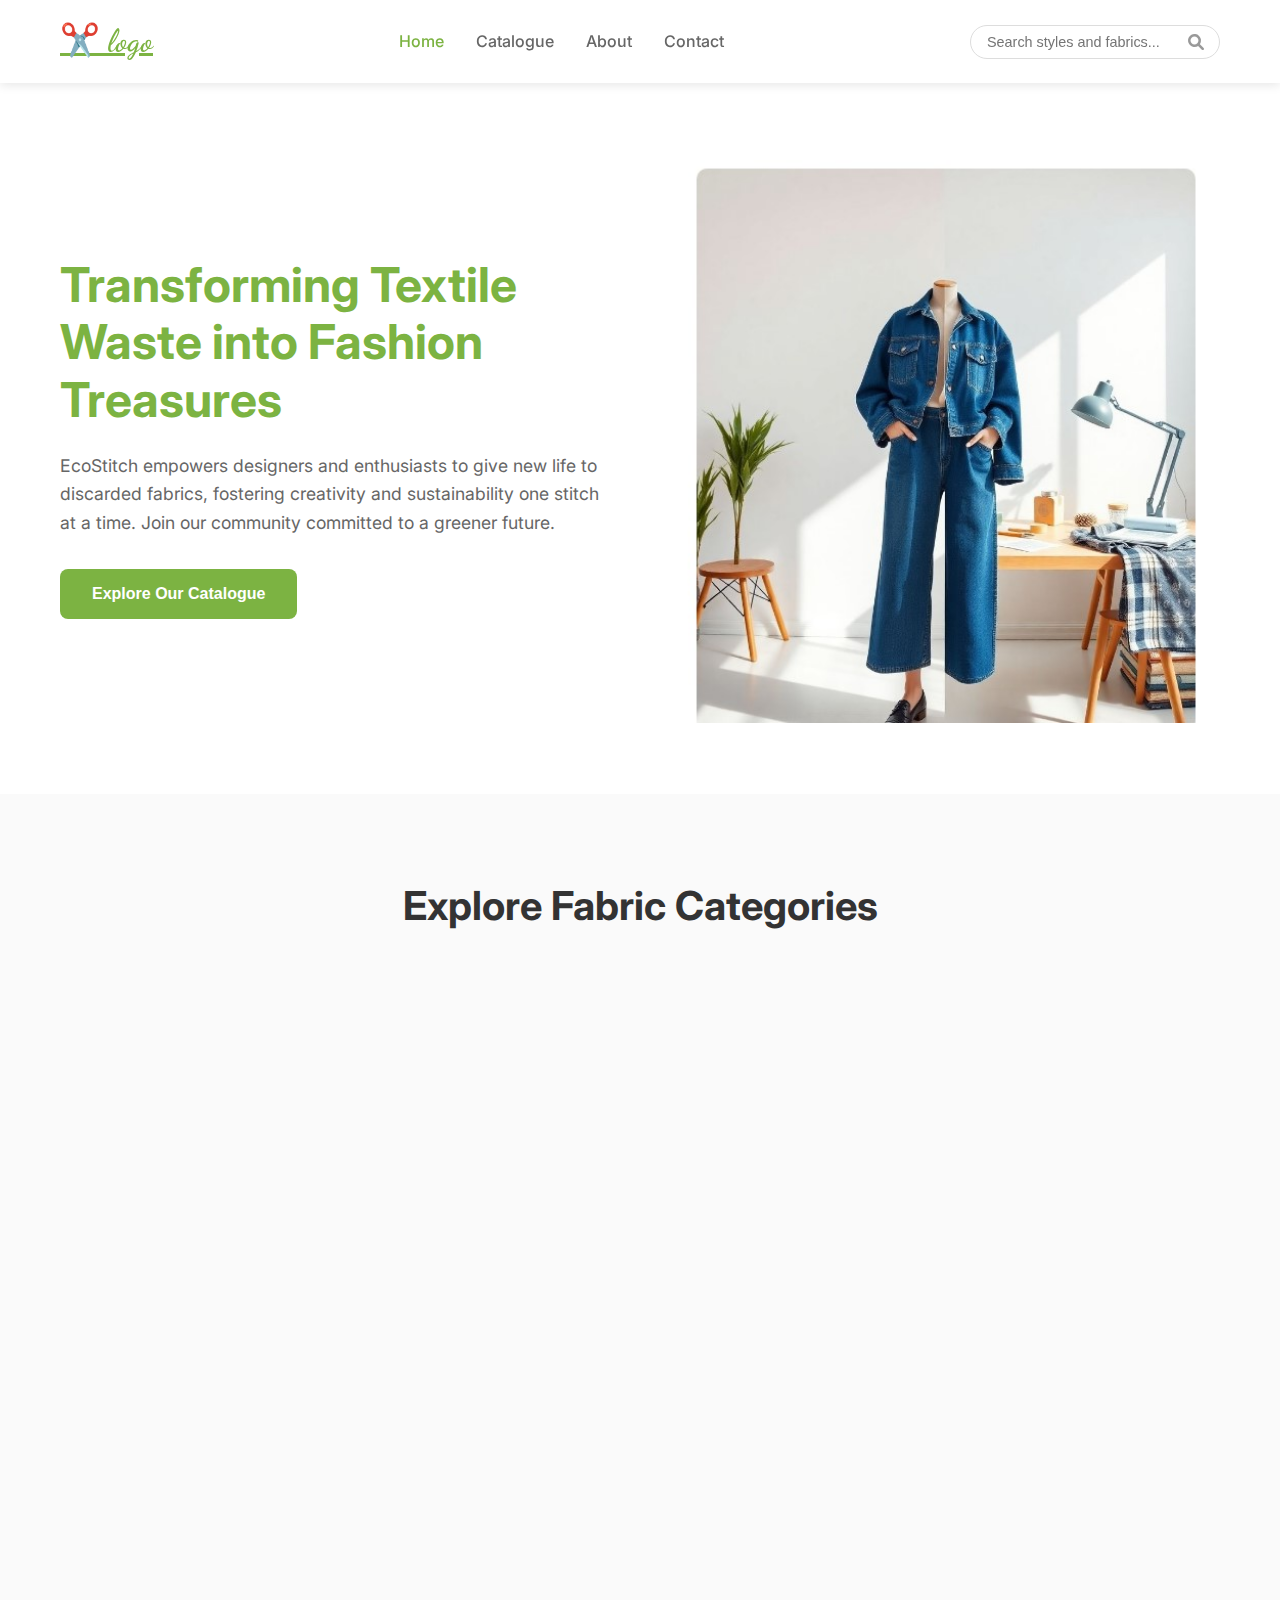
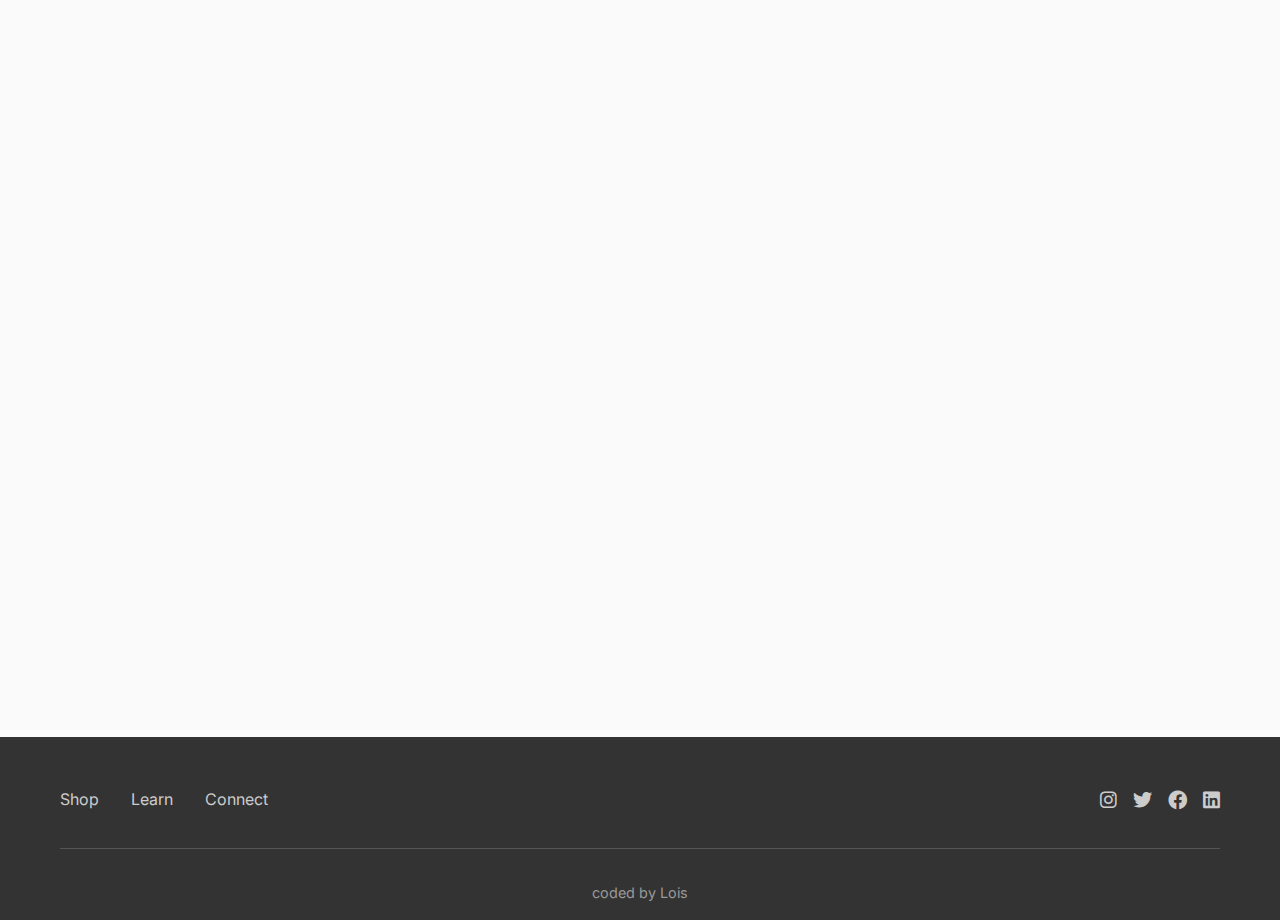
<file: index.html>
<!DOCTYPE html>
<html lang="en">

<head>
    <meta charset="UTF-8">
    <meta name="viewport" content="width=device-width, initial-scale=1.0">
    <title>EcoStitch - Transforming Textile Waste into Fashion Treasures</title>
    <link rel="stylesheet" href="css/styles.css">
    <link href="https://fonts.googleapis.com/css2?family=Inter:wght@300;400;500;600;700&display=swap" rel="stylesheet">
    <link href="https://fonts.googleapis.com/css2?family=Dancing+Script&family=Pacifico&display=swap" rel="stylesheet">
    <link rel="stylesheet" href="https://cdnjs.cloudflare.com/ajax/libs/font-awesome/6.0.0/css/all.min.css">
</head>

<body>
    <!------------------Header Navigation----------------------->
    <header class="header">
        <nav class="navbar">
            <div class="nav-container">

                <!------Logo ----->
                <div class="nav-logo">
                    <a href="index.html" class="logo-text">✂️ logo</a>
                </div>

                <!-----------Desktop Navigation Menu---------------->
                <ul class="nav-menu">
                    <li class="nav-item">
                        <a href="index.html" class="nav-link active">Home</a>
                    </li>
                    <li class="nav-item">
                        <a href="pages/catalogue.html" class="nav-link">Catalogue</a>
                    </li>
                    <li class="nav-item">
                        <a href="pages/about.html" class="nav-link">About</a>
                    </li>
                    <li class="nav-item">
                        <a href="pages/contact.html" class="nav-link">Contact</a>
                    </li>
                </ul>

                <!----------Search Bar------------->
                <div class="search-container">
                    <input type="text" class="search-input" placeholder="Search styles and fabrics...">
                    <i class="fas fa-search search-icon"></i>
                </div>

                <!-----------------Mobile Hamburger Menu ------------------->
                <div class="hamburger">
                    <span class="bar"></span>
                    <span class="bar"></span>
                    <span class="bar"></span>
                </div>
            </div>
        </nav>
    </header>

    <!----------------Main Content ----------------->
    <main>
        <!------------Hero Section ------------->
        <section class="hero" id="home">
            <div class="hero-container">
                <div class="hero-content">
                    <h1 class="hero-title">
                        Transforming Textile Waste into Fashion Treasures
                    </h1>
                    <p class="hero-description">
                        EcoStitch empowers designers and enthusiasts to give new life to discarded fabrics, fostering
                        creativity and sustainability one stitch at a time. Join our community committed to a greener
                        future.
                    </p>
                    <button class="cta-button">Explore Our Catalogue</button>
                </div>
                <div class="hero-image">
                    <img src="./assets/images/hero-image.jpg" alt="Person in denim outfit in creative workspace"
                        loading="eager">
                </div>
            </div>
        </section>

        <!-------------Fabric Categories Section------------>
        <section class="categories" id="catalogue">
            <div class="container">
                <h2 class="section-title">Explore Fabric Categories</h2>
                <div class="categories-grid">
                    <div class="category-card">
                        <img src="/assets/images/jean.jpg" alt="Denim Scraps" class="category-image">
                        <div class="category-overlay">
                            <h3 class="category-title">Denim Scraps</h3>
                        </div>
                    </div>
                    <div class="category-card">
                        <img src="/assets/images/cotton.jpg" alt="Cotton Offcuts" class="category-image">
                        <div class="category-overlay">
                            <h3 class="category-title">Cotton Offcuts</h3>
                        </div>
                    </div>
                    <div class="category-card">
                        <img src="/assets/images/leather.jpg" alt="Leather" class="category-image">
                        <div class="category-overlay">
                            <h3 class="category-title">Leather</h3>
                        </div>
                    </div>
                    <div class="category-card">
                        <img src="/assets/images/ankara.jpg" alt="Ankara/Prints" class="category-image">
                        <div class="category-overlay">
                            <h3 class="category-title">Ankara/Prints</h3>
                        </div>
                    </div>
                    <div class="category-card">
                        <img src="/assets/images/mixedscrape.jpg" alt="Mixed Scraps" class="category-image">
                        <div class="category-overlay">
                            <h3 class="category-title">Mixed Scraps</h3>
                        </div>
                    </div>
                    <div class="category-card">
                        <img src="/assets/images/wool.jpg" alt="Wool Blends" class="category-image">
                        <div class="category-overlay">
                            <h3 class="category-title">Wool Blends</h3>
                        </div>
                    </div>
                </div>
            </div>
        </section>

        <!-----------Commitment Section---------->
        <section class="commitment" id="about">
            <div class="container">
                <h2 class="section-title">Our Commitment to a Sustainable Future</h2>
                <p class="commitment-text">
                    At EcoStitch, we believe in the power of conscious consumption and creative reuse. Our platform is
                    dedicated to reducing textile waste, inspiring innovative fashion design, and championing
                    environmental stewardship.
                </p>
                <button class="secondary-button">Learn More About Us</button>
            </div>
        </section>

        <!-----------fabric demo  Section---------->
        <section class="bonus-feature">
            <div class="container">
                <h2 class="demo-title">🎁 Bonus Feature: Fabric Recognition Demo</h2>
                <p class="bonus-text">Try our AI-powered tool to instantly identify fabrics — a fun way to explore sustainable fashion!

                </p>
                <a href="/pages/fabric-demo.html" class="btn cta-button">Try the Demo</a>
            </div>

        </section>



    </main>

    <!----------------Footer--------------->
    <footer class="footer" id="contact">
        <div class="container">
            <div class="footer-content">
                <div class="footer-links">
                    <a href="#shop" class="footer-link">Shop</a>
                    <a href="#learn" class="footer-link">Learn</a>
                    <a href="#connect" class="footer-link">Connect</a>
                </div>
                <div class="social-links">
                    <a href="#" class="social-link" aria-label="Instagram">
                        <i class="fab fa-instagram"></i>
                    </a>
                    <a href="#" class="social-link" aria-label="Twitter">
                        <i class="fab fa-twitter"></i>
                    </a>
                    <a href="#" class="social-link" aria-label="Facebook">
                        <i class="fab fa-facebook"></i>
                    </a>
                    <a href="#" class="social-link" aria-label="LinkedIn">
                        <i class="fab fa-linkedin"></i>
                    </a>
                </div>
            </div>
            <div class="footer-bottom">
                <p class="footer-credit">coded by Lois</p>
            </div>
        </div>
    </footer>

    <script src="./js/script.js"></script>
</body>

</html>
</file>
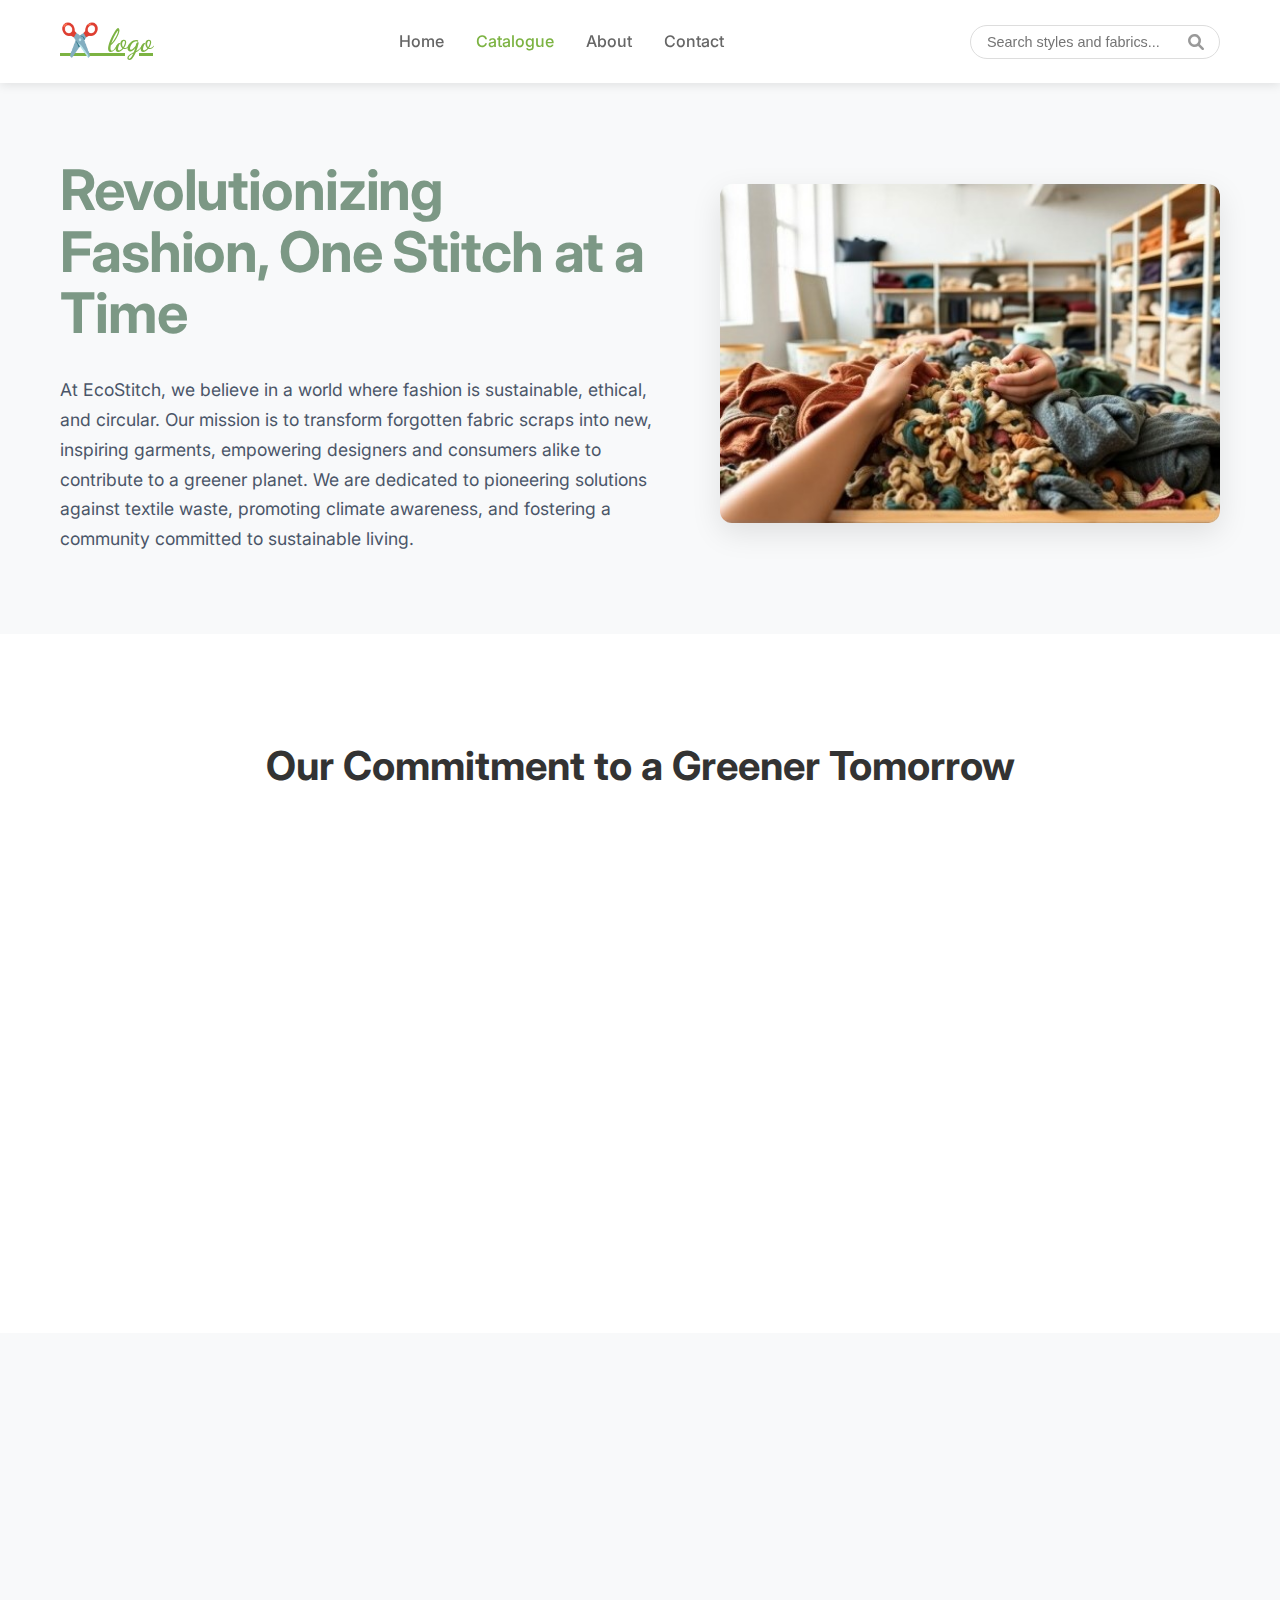
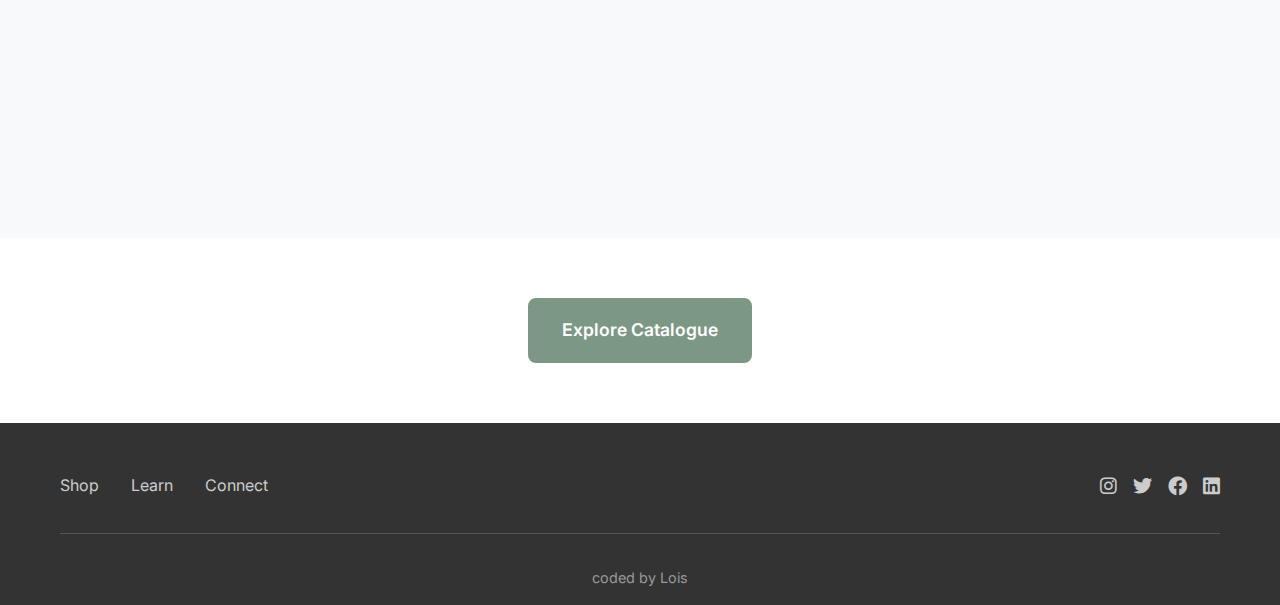
<file: pages/about.html>
<!DOCTYPE html>
<html lang="en">

<head>
    <meta charset="UTF-8">
    <meta name="viewport" content="width=device-width, initial-scale=1.0">
    <title>About Us - EcoStitch</title>
    <link rel="stylesheet" href="/css/styles.css">
    <link rel="stylesheet" href="/css/about.css">
    <link href="https://fonts.googleapis.com/css2?family=Inter:wght@300;400;500;600;700&display=swap" rel="stylesheet">
    <link href="https://fonts.googleapis.com/css2?family=Dancing+Script&family=Pacifico&display=swap" rel="stylesheet">
    <link rel="stylesheet" href="https://cdnjs.cloudflare.com/ajax/libs/font-awesome/6.0.0/css/all.min.css">
</head>

<body>
    <!---------Header Navigation----------->
    <header class="header">
        <nav class="navbar">
            <div class="nav-container">
                <!------Logo ----->
                <div class="nav-logo">
                    <a href="index.html" class="logo-text">✂️ logo</a>
                </div>

                <!-- Desktop Navigation Menu -->
                <ul class="nav-menu">
                    <li class="nav-item">
                        <a href="../index.html" class="nav-link">Home</a>
                    </li>
                    <li class="nav-item">
                        <a href="catalogue.html" class="nav-link active">Catalogue</a>
                    </li>
                    <li class="nav-item">
                        <a href="about.html" class="nav-link">About</a>
                    </li>
                    <li class="nav-item">
                        <a href="contact.html" class="nav-link">Contact</a>
                    </li>
                </ul>

                <!----------Search Bar----------->
                <div class="search-container">
                    <input type="text" class="search-input" placeholder="Search styles and fabrics...">
                    <i class="fas fa-search search-icon"></i>
                </div>

                <!---------------Mobile Hamburger Menu --------------------->
                <div class="hamburger">
                    <span class="bar"></span>
                    <span class="bar"></span>
                    <span class="bar"></span>
                </div>
            </div>
        </nav>
    </header>

    <!---------------Main Content -------------------->
    <main>
        <!-------------Mission Hero Section -------------------------->
        <section class="mission-hero">
            <div class="mission-container">
                <div class="mission-content">
                    <h1 class="hero-title">Revolutionizing Fashion, One Stitch at a Time</h1>
                    <p class="mission-text">
                        At EcoStitch, we believe in a world where fashion is sustainable, ethical, and circular. Our
                        mission is to transform forgotten fabric scraps into new, inspiring garments, empowering
                        designers and consumers alike to contribute to a greener planet. We are dedicated to pioneering
                        solutions against textile waste, promoting climate awareness, and fostering a community
                        committed to sustainable living.
                    </p>
                </div>
                <div class="mission-image">
                    <img src="/assets/images/About1.jpg" alt="Person working with fabric scraps in creative workspace"
                        loading="lazy">
                </div>
            </div>
        </section>
        <!---------------Commitment Section --------------->
        <section class="commitment-section">
            <div class="container">
                <h2 class="section-title">Our Commitment to a Greener Tomorrow</h2>
                <div class="commitment-grid">
                    <div class="commitment-card">
                        <div class="commitment-icon">
                            <i class="fas fa-leaf"></i>
                        </div>
                        <h3 class="commitment-title">Zero Waste Initiative</h3>
                        <p class="commitment-description">
                            We champion the circular economy by transforming textile waste into beautiful, new designs,
                            drastically reducing landfill burden and promoting mindful consumption.
                        </p>
                    </div>
                    <div class="commitment-card">
                        <div class="commitment-icon">
                            <i class="fas fa-recycle"></i>
                        </div>
                        <h3 class="commitment-title">Ethical Sourcing & Production</h3>
                        <p class="commitment-description">
                            Every fabric scrap and production process adheres to strict ethical guidelines, ensuring
                            fair labor practices and minimal environmental footprint from start to finish.
                        </p>
                    </div>
                    <div class="commitment-card">
                        <div class="commitment-icon">
                            <i class="fas fa-users"></i>
                        </div>
                        <h3 class="commitment-title">Community & Education</h3>
                        <p class="commitment-description">
                            Beyond recycling, we empower communities with workshops and resources, fostering a culture
                            of sustainable craftsmanship and raising awareness against textile dumping.
                        </p>
                    </div>
                </div>
            </div>
        </section>

        <!-------------Beyond Landfill Section ------------------->
        <section class="beyond-landfill">
            <div class="beyond-container">
                <div class="beyond-image">
                    <img src="/assets/images/About2.jpg" alt="Stack of colorful fabric pieces" loading="lazy">
                </div>
                <div class="beyond-content">
                    <h2 class="beyond-title">Beyond the Landfill: A New Life for Fabrics</h2>
                    <p class="beyond-text">
                        The fashion industry is a major contributor to global waste, with countless tons of textiles
                        ending up in landfills annually. This not only pollutes our environment but also depletes
                        valuable resources. EcoStitch actively combats this crisis by providing innovative solutions for
                        fabric reuse and firmly discourages all forms of illegal textile dumping. We turn discarded
                        materials into high-value products, fostering both environmental and economic sustainability.
                    </p>
                </div>
            </div>
        </section>

        <!-----------------CTA Section -------------------->
        <section class="cta-section">
            <div class="container">
                <a href="catalogue.html" class="cta-button">Explore Catalogue</a>
            </div>
        </section>
    </main>

    <!-------------------Footer------------------->
    <footer class="footer" id="contact">
        <div class="container">
            <div class="footer-content">
                <div class="footer-links">
                    <a href="#shop" class="footer-link">Shop</a>
                    <a href="#learn" class="footer-link">Learn</a>
                    <a href="#connect" class="footer-link">Connect</a>
                </div>
                <div class="social-links">
                    <a href="#" class="social-link" aria-label="Instagram">
                        <i class="fab fa-instagram"></i>
                    </a>
                    <a href="#" class="social-link" aria-label="Twitter">
                        <i class="fab fa-twitter"></i>
                    </a>
                    <a href="#" class="social-link" aria-label="Facebook">
                        <i class="fab fa-facebook"></i>
                    </a>
                    <a href="#" class="social-link" aria-label="LinkedIn">
                        <i class="fab fa-linkedin"></i>
                    </a>
                </div>
            </div>
            <div class="footer-bottom">
                <p class="footer-credit">coded by Lois</p>
            </div>
        </div>
    </footer>

    <script src="/js/script.js"></script>
    <script src="/js/about.js"></script>
</body>

</html>
</file>
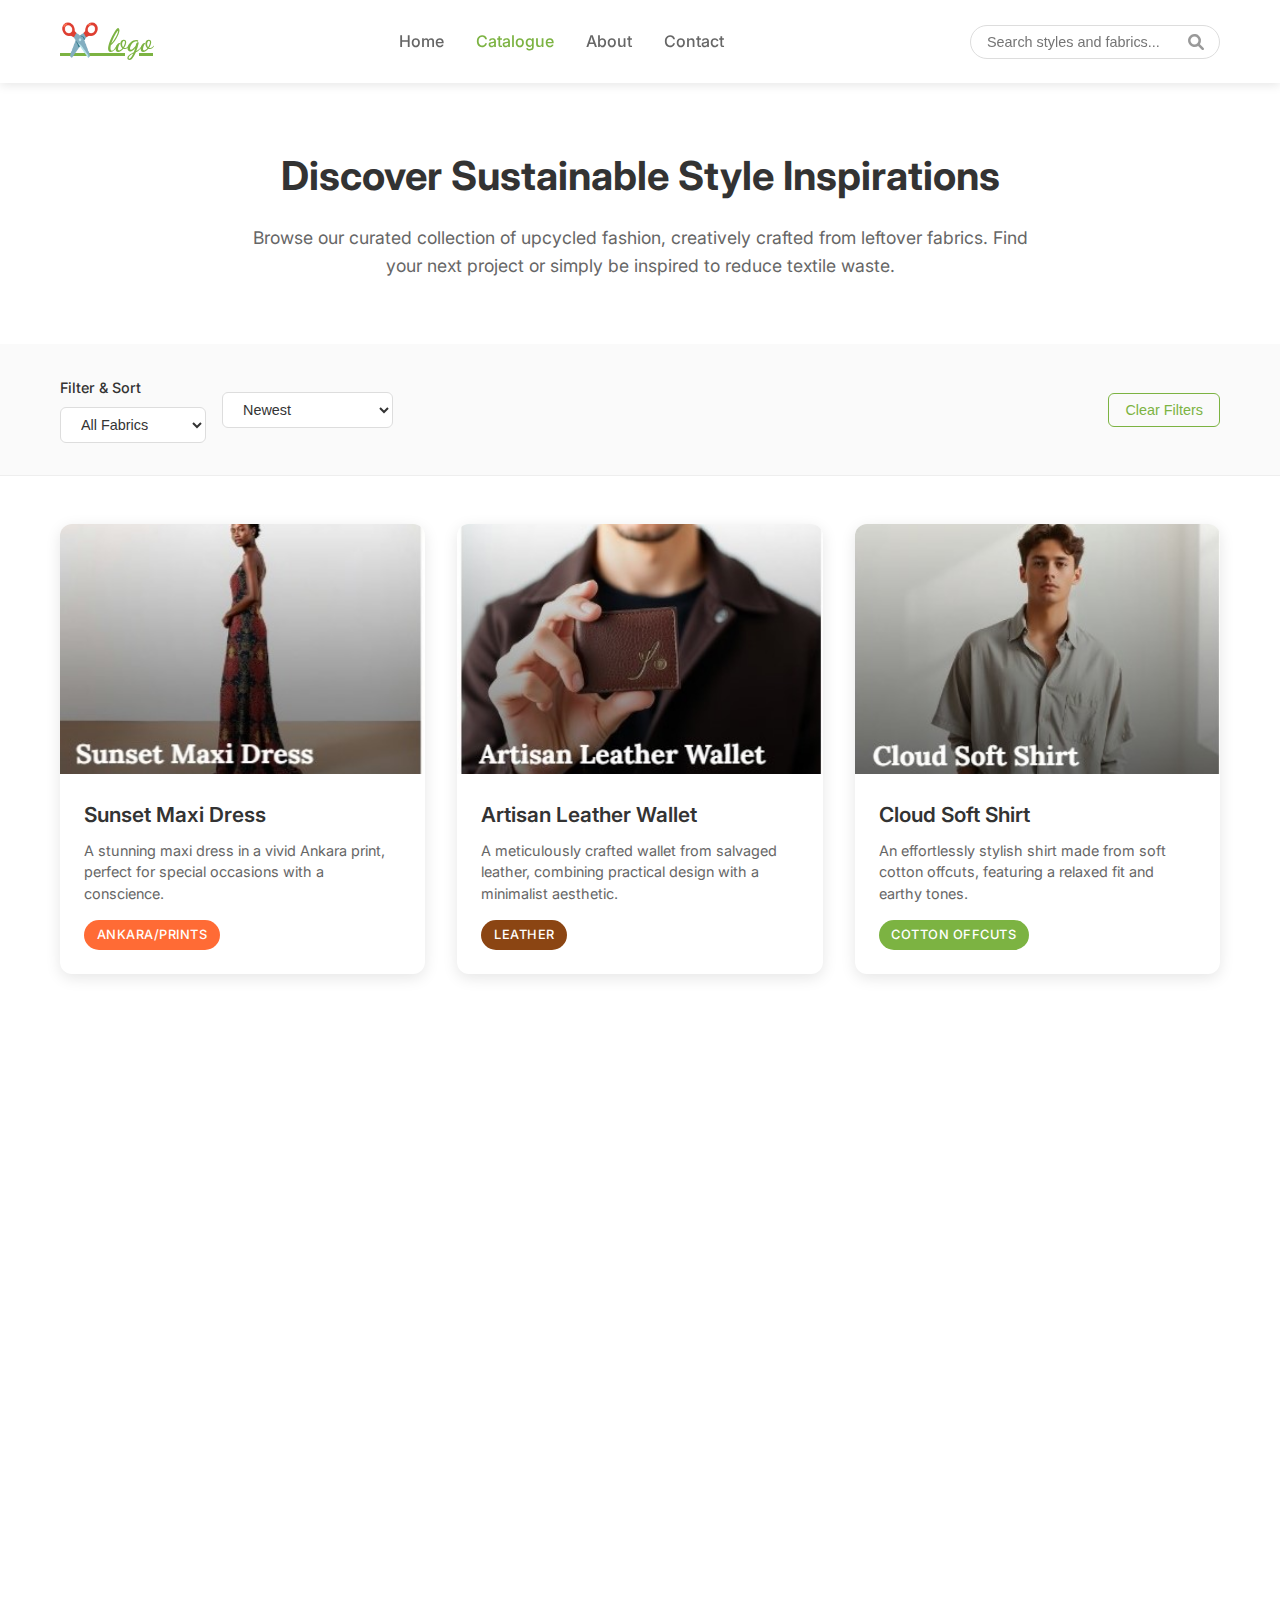
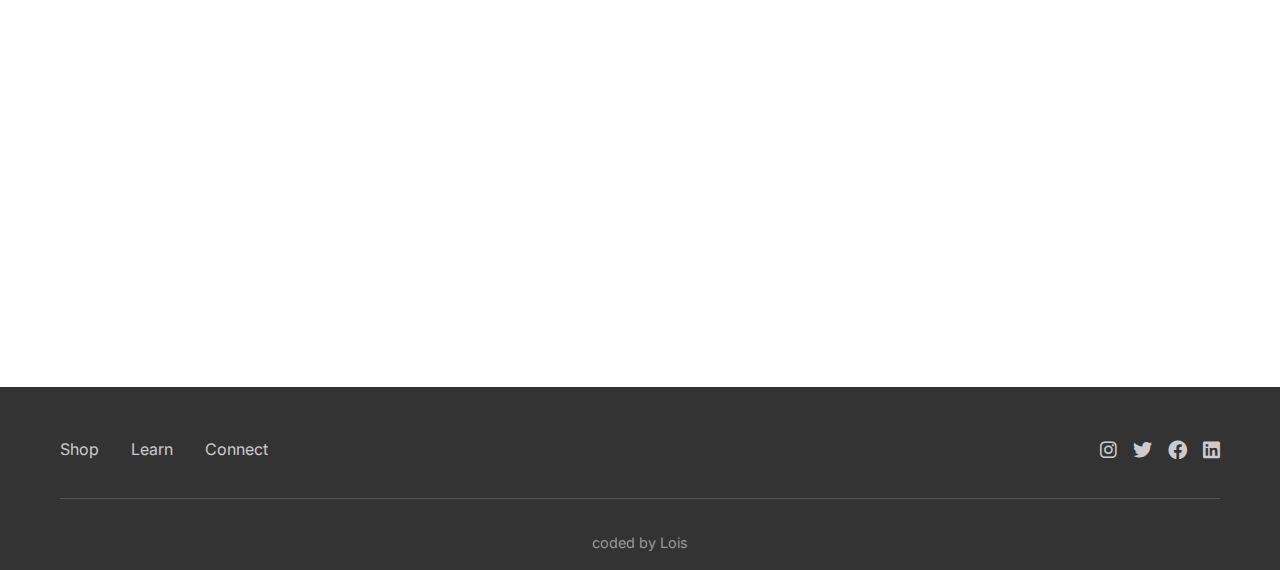
<file: pages/catalogue.html>
<!DOCTYPE html>
<html lang="en">

<head>
    <meta charset="UTF-8">
    <meta name="viewport" content="width=device-width, initial-scale=1.0">
    <title>Catalogue - EcoStitch | Sustainable Fashion Collection</title>
    <link rel="stylesheet" href="/css/styles.css">
    <link rel="stylesheet" href="/css/catalogue-styles.css">
    <link href="https://fonts.googleapis.com/css2?family=Inter:wght@300;400;500;600;700&display=swap" rel="stylesheet">
    <link href="https://fonts.googleapis.com/css2?family=Dancing+Script&family=Pacifico&display=swap" rel="stylesheet">
    <link rel="stylesheet" href="https://cdnjs.cloudflare.com/ajax/libs/font-awesome/6.0.0/css/all.min.css">
</head>

<body>
    <!-- Header Navigation -->
    <header class="header">
        <nav class="navbar">
            <div class="nav-container">
                <!------Logo ----->
                <div class="nav-logo">
                    <a href="index.html" class="logo-text">✂️ logo</a>
                </div>

                <!-- Desktop Navigation Menu -->
                <ul class="nav-menu">
                    <li class="nav-item">
                        <a href="../index.html" class="nav-link">Home</a>
                    </li>
                    <li class="nav-item">
                        <a href="catalogue.html" class="nav-link active">Catalogue</a>
                    </li>
                    <li class="nav-item">
                        <a href="about.html" class="nav-link">About</a>
                    </li>
                    <li class="nav-item">
                        <a href="contact.html" class="nav-link">Contact</a>
                    </li>
                </ul>

                <!-- Search Bar -->
                <div class="search-container">
                    <input type="text" class="search-input" placeholder="Search styles and fabrics...">
                    <i class="fas fa-search search-icon"></i>
                </div>

                <!-- Mobile Hamburger Menu -->
                <div class="hamburger">
                    <span class="bar"></span>
                    <span class="bar"></span>
                    <span class="bar"></span>
                </div>
            </div>
        </nav>
    </header>

    <!-- Main Content -->
    <main>
        <!-- Catalogue Hero Section -->
        <section class="catalogue-hero">
            <div class="container">
                <h1 class="catalogue-title">Discover Sustainable Style Inspirations</h1>
                <p class="catalogue-description">
                    Browse our curated collection of upcycled fashion, creatively crafted from leftover fabrics. Find
                    your next project or simply be inspired to reduce textile waste.
                </p>
            </div>
        </section>

        <!-- Filter Section -->
        <section class="filters">
            <div class="container">
                <div class="filter-controls">
                    <div class="filter-left">
                        <div class="filter-group">
                            <label for="category-filter" class="filter-label">Filter & Sort</label>
                            <select id="category-filter" class="filter-select">
                                <option value="all">All Fabrics</option>
                                <option value="denim">Denim Scraps</option>
                                <option value="cotton">Cotton Offcuts</option>
                                <option value="leather">Leather</option>
                                <option value="ankara">Ankara/Prints</option>
                                <option value="mixed">Mixed Scraps</option>
                            </select>
                        </div>
                        <div class="filter-group">
                            <select id="sort-filter" class="filter-select">
                                <option value="newest">Newest</option>
                                <option value="popular">Most Popular</option>
                                <option value="price-low">Price: Low to High</option>
                                <option value="price-high">Price: High to Low</option>
                            </select>
                        </div>
                    </div>
                    <button class="clear-filters-btn">Clear Filters</button>
                </div>
            </div>
        </section>

        <!-- Products Grid -->
        <section class="products">
            <div class="container">
                <div class="products-grid">
                    <!-- Product 1 -->
                    <div class="product-card" data-category="ankara">
                        <div class="product-image">
                            <img src="/assets/images/1 sunset (2).jpg" alt="Sunset Maxi Dress" loading="lazy">
                        </div>
                        <div class="product-content">
                            <h3 class="product-title">Sunset Maxi Dress</h3>
                            <p class="product-description">A stunning maxi dress in a vivid Ankara print, perfect for
                                special occasions with a conscience.</p>
                            <span class="product-category ankara-prints">Ankara/Prints</span>
                        </div>
                    </div>

                    <!-- Product 2 -->
                    <div class="product-card" data-category="leather">
                        <div class="product-image">
                            <img src="/assets/images/2 artisan.jpg" alt="Artisan Leather Wallet" loading="lazy">
                        </div>
                        <div class="product-content">
                            <h3 class="product-title">Artisan Leather Wallet</h3>
                            <p class="product-description">A meticulously crafted wallet from salvaged leather,
                                combining practical design with a minimalist aesthetic.</p>
                            <span class="product-category leather">Leather</span>
                        </div>
                    </div>

                    <!-- Product 3 -->
                    <div class="product-card" data-category="cotton">
                        <div class="product-image">
                            <img src="/assets/images/3 cloud.jpg" alt="Cloud Soft Shirt" loading="lazy">
                        </div>
                        <div class="product-content">
                            <h3 class="product-title">Cloud Soft Shirt</h3>
                            <p class="product-description">An effortlessly stylish shirt made from soft cotton offcuts,
                                featuring a relaxed fit and earthy tones.</p>
                            <span class="product-category cotton-offcuts">Cotton Offcuts</span>
                        </div>
                    </div>

                    <!-- Product 4 -->
                    <div class="product-card" data-category="denim">
                        <div class="product-image">
                            <img src="/assets/images/4 upcycle.jpg" alt="Upcycled Denim Skirt" loading="lazy">
                        </div>
                        <div class="product-content">
                            <h3 class="product-title">Upcycled Denim Skirt</h3>
                            <p class="product-description">A classic denim skirt reinvented from vintage jeans,
                                featuring a chic A-line cut and recycled embellishments.</p>
                            <span class="product-category denim-scraps">Denim Scraps</span>
                        </div>
                    </div>

                    <!-- Product 5 -->
                    <div class="product-card" data-category="mixed">
                        <div class="product-image">
                            <img src="/assets/images/5 geometry.jpg" alt="Geometric Blend Trousers" loading="lazy">
                        </div>
                        <div class="product-content">
                            <h3 class="product-title">Geometric Blend Trousers</h3>
                            <p class="product-description">Tailored trousers designed from an artful combination of
                                leftover fabrics, creating a unique geometric texture.</p>
                            <span class="product-category mixed-scraps">Mixed Scraps</span>
                        </div>
                    </div>

                    <!-- Product 6 -->
                    <div class="product-card" data-category="ankara">
                        <div class="product-image">
                            <img src="/assets/images/6 vibrant.jpg" alt="Vibrant Print Blouse" loading="lazy">
                        </div>
                        <div class="product-content">
                            <h3 class="product-title">Vibrant Print Blouse</h3>
                            <p class="product-description">A striking blouse showcasing bold Ankara patterns, perfect
                                for making a statement while embracing sustainable fashion.</p>
                            <span class="product-category ankara-prints">Ankara/Prints</span>
                        </div>
                    </div>

                    <!-- Product 7 -->
                    <div class="product-card" data-category="leather">
                        <div class="product-image">
                            <img src="/assets/images/7 terra.jpg" alt="Terra Tote Bag" loading="lazy">
                        </div>
                        <div class="product-content">
                            <h3 class="product-title">Terra Tote Bag</h3>
                            <p class="product-description">An elegant tote bag constructed from repurposed leather,
                                offering both durability and sophisticated style.</p>
                            <span class="product-category leather">Leather</span>
                        </div>
                    </div>

                    <!-- Product 8 -->
                    <div class="product-card" data-category="cotton">
                        <div class="product-image">
                            <img src="/assets/images/8 garden.jpg" alt="Garden Bloom Dress" loading="lazy">
                        </div>
                        <div class="product-content">
                            <h3 class="product-title">Garden Bloom Dress</h3>
                            <p class="product-description">A comfortable midi dress made from upcycled cotton, adorned
                                with subtle floral embroidery for a natural look.</p>
                            <span class="product-category cotton-offcuts">Cotton Offcuts</span>
                        </div>
                    </div>

                    <!-- Product 9 -->
                    <div class="product-card" data-category="denim">
                        <div class="product-image">
                            <img src="/assets/images/9 indigo.jpg" alt="Indigo Patchwork Jacket" loading="lazy">
                        </div>
                        <div class="product-content">
                            <h3 class="product-title">Indigo Patchwork Jacket</h3>
                            <p class="product-description">A stylish jacket crafted from various shades of recycled
                                denim, featuring unique textures and durable design.</p>
                            <span class="product-category denim-scraps">Denim Scraps</span>
                        </div>
                    </div>
                </div>
            </div>
        </section>
    </main>

    <!-- Footer -->
    <footer class="footer" id="contact">
        <div class="container">
            <div class="footer-content">
                <div class="footer-links">
                    <a href="#shop" class="footer-link">Shop</a>
                    <a href="#learn" class="footer-link">Learn</a>
                    <a href="#connect" class="footer-link">Connect</a>
                </div>
                <div class="social-links">
                    <a href="#" class="social-link" aria-label="Instagram">
                        <i class="fab fa-instagram"></i>
                    </a>
                    <a href="#" class="social-link" aria-label="Twitter">
                        <i class="fab fa-twitter"></i>
                    </a>
                    <a href="#" class="social-link" aria-label="Facebook">
                        <i class="fab fa-facebook"></i>
                    </a>
                    <a href="#" class="social-link" aria-label="LinkedIn">
                        <i class="fab fa-linkedin"></i>
                    </a>
                </div>
            </div>
            <div class="footer-bottom">
                <p class="footer-credit">coded by Lois</p>
            </div>
        </div>
    </footer>

    <script src="/js/script.js"></script>
    <script src="/js/catalogue.js"></script>
</body>

</html>
</file>
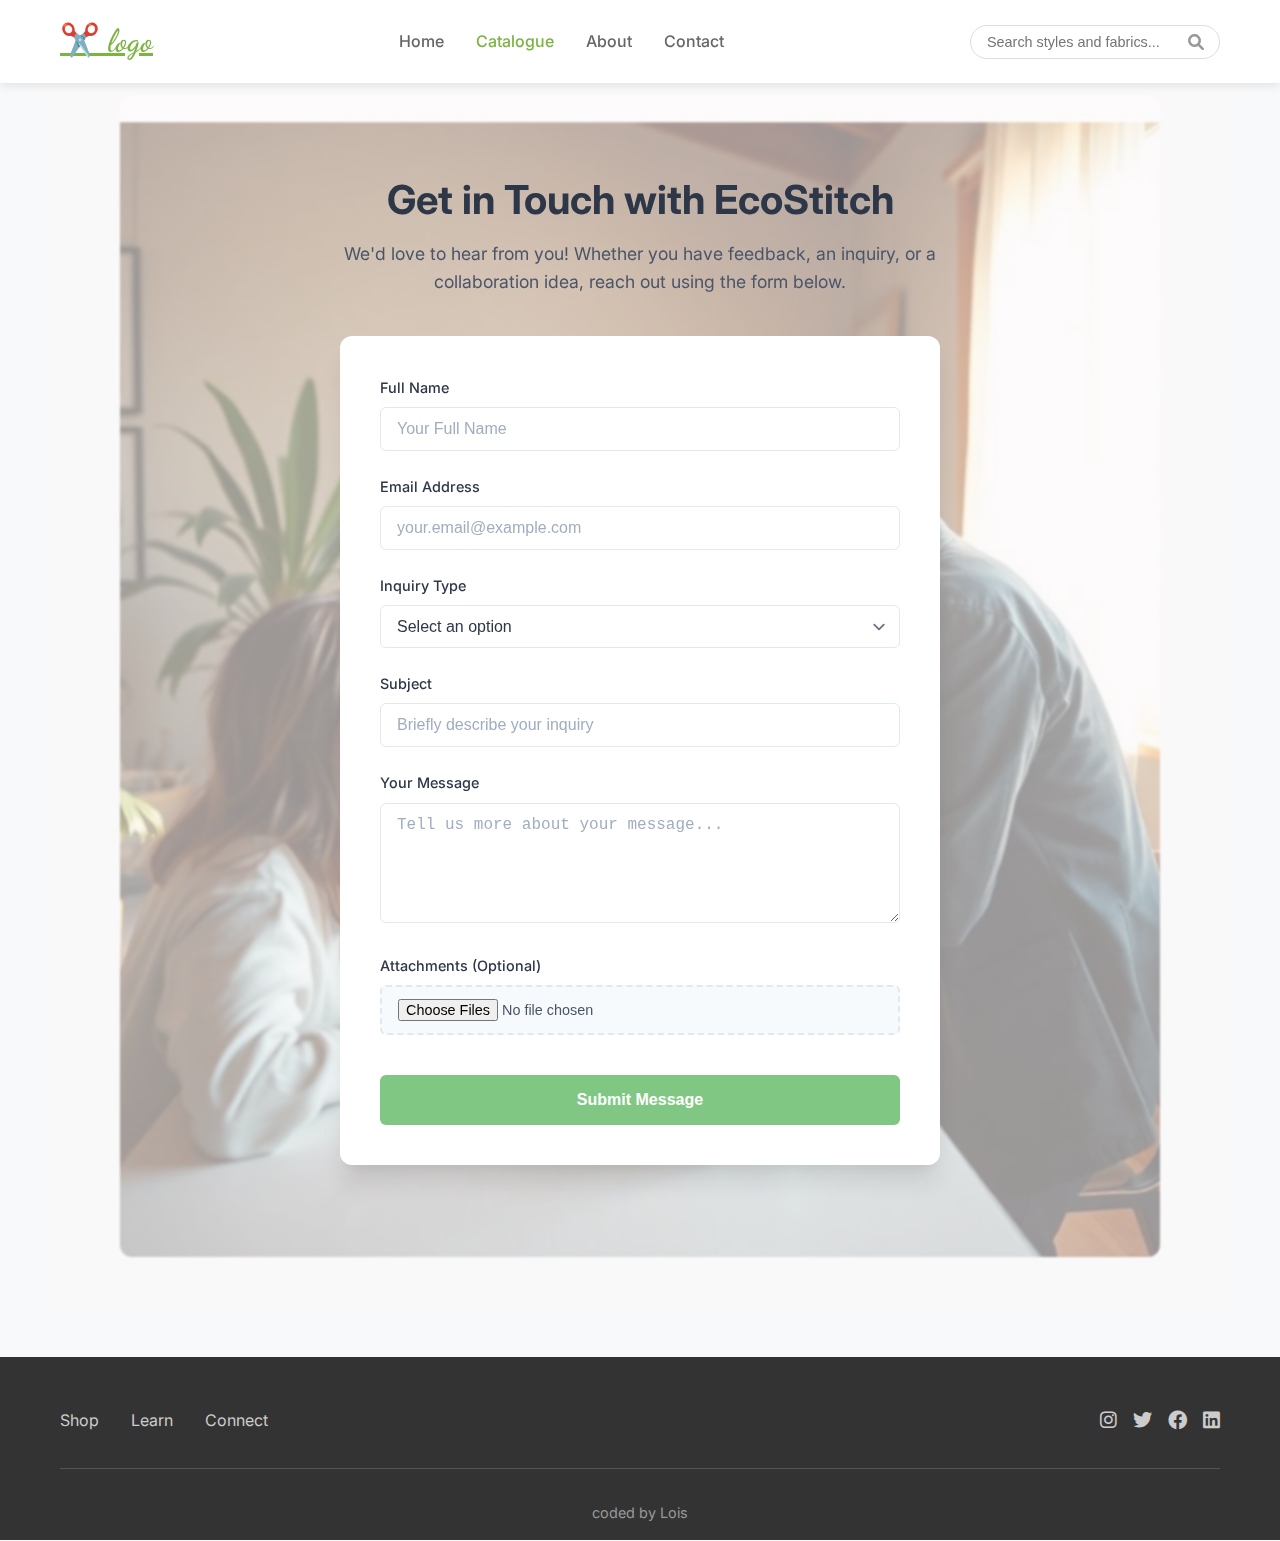
<file: pages/contact.html>
<!DOCTYPE html>
<html lang="en">

<head>
    <meta charset="UTF-8">
    <meta name="viewport" content="width=device-width, initial-scale=1.0">
    <title>Contact - EcoStitch</title>
    <link rel="stylesheet" href="/css/styles.css">
    <link rel="stylesheet" href="/css/contact.css">
    <link href="https://fonts.googleapis.com/css2?family=Inter:wght@300;400;500;600;700&display=swap" rel="stylesheet">
    <link href="https://fonts.googleapis.com/css2?family=Dancing+Script&family=Pacifico&display=swap" rel="stylesheet">
    <link rel="stylesheet" href="https://cdnjs.cloudflare.com/ajax/libs/font-awesome/6.0.0/css/all.min.css">
</head>

<body>
    <!----------------Header Navigation -------------------->
    <header class="header">
        <nav class="navbar">
            <div class="nav-container">
                <!------Logo ----->
                <div class="nav-logo">
                    <a href="index.html" class="logo-text">✂️ logo</a>
                </div>

                <!-- Desktop Navigation Menu -->
                <ul class="nav-menu">
                    <li class="nav-item">
                        <a href="../index.html" class="nav-link">Home</a>
                    </li>
                    <li class="nav-item">
                        <a href="catalogue.html" class="nav-link active">Catalogue</a>
                    </li>
                    <li class="nav-item">
                        <a href="about.html" class="nav-link">About</a>
                    </li>
                    <li class="nav-item">
                        <a href="contact.html" class="nav-link">Contact</a>
                    </li>
                </ul>

                <!-------------------Search Bar -------------------->
                <div class="search-container">
                    <input type="text" class="search-input" placeholder="Search styles and fabrics...">
                    <i class="fas fa-search search-icon"></i>
                </div>

                <!-----------------Mobile Hamburger Menu ----------------------->
                <div class="hamburger">
                    <span class="bar"></span>
                    <span class="bar"></span>
                    <span class="bar"></span>
                </div>
            </div>
        </nav>
    </header>

    <!-------------Main Content ---------------->
    <main>
        <!--------------------Contact Hero Section --------------------->
        <section class="contact-hero">
            <div class="contact-container">
                <div class="contact-content">
                    <h1 class="contact-title">Get in Touch with EcoStitch</h1>
                    <p class="contact-subtitle">
                        We'd love to hear from you! Whether you have feedback, an inquiry, or a collaboration idea,
                        reach out using the form below.
                    </p>

                    <!---------------Contact Form ------------------>
                    <form class="contact-form" id="contactForm">
                        <div class="form-group">
                            <label for="fullName" class="form-label">Full Name</label>
                            <input type="text" id="fullName" name="fullName" class="form-input"
                                placeholder="Your Full Name" required>
                        </div>

                        <div class="form-group">
                            <label for="email" class="form-label">Email Address</label>
                            <input type="email" id="email" name="email" class="form-input"
                                placeholder="your.email@example.com" required>
                        </div>

                        <div class="form-group">
                            <label for="inquiryType" class="form-label">Inquiry Type</label>
                            <select id="inquiryType" name="inquiryType" class="form-select" required>
                                <option value="">Select an option</option>
                                <option value="general">General Inquiry</option>
                                <option value="collaboration">Collaboration</option>
                                <option value="feedback">Feedback</option>
                                <option value="support">Support</option>
                                <option value="partnership">Partnership</option>
                            </select>
                        </div>

                        <div class="form-group">
                            <label for="subject" class="form-label">Subject</label>
                            <input type="text" id="subject" name="subject" class="form-input"
                                placeholder="Briefly describe your inquiry" required>
                        </div>

                        <div class="form-group">
                            <label for="message" class="form-label">Your Message</label>
                            <textarea id="message" name="message" class="form-textarea"
                                placeholder="Tell us more about your message..." rows="5" required></textarea>
                        </div>

                        <div class="form-group">
                            <label for="attachments" class="form-label">Attachments (Optional)</label>
                            <input type="file" id="attachments" name="attachments" class="form-file" multiple>
                        </div>

                        <button type="submit" class="submit-button">Submit Message</button>
                    </form>
                </div>
            </div>
        </section>
    </main>

    <!------------------------Footer------------------------->
    <footer class="footer">
        <div class="container">
            <div class="footer-content">
                <div class="footer-links">
                    <a href="#shop" class="footer-link">Shop</a>
                    <a href="#learn" class="footer-link">Learn</a>
                    <a href="#connect" class="footer-link">Connect</a>
                </div>
                <div class="social-links">
                    <a href="#" class="social-link" aria-label="Instagram">
                        <i class="fab fa-instagram"></i>
                    </a>
                    <a href="#" class="social-link" aria-label="Twitter">
                        <i class="fab fa-twitter"></i>
                    </a>
                    <a href="#" class="social-link" aria-label="Facebook">
                        <i class="fab fa-facebook"></i>
                    </a>
                    <a href="#" class="social-link" aria-label="LinkedIn">
                        <i class="fab fa-linkedin"></i>
                    </a>
                </div>
            </div>
            <div class="footer-bottom">
                <p class="footer-credit">coded by Lois</p>
            </div>
        </div>
    </footer>

    <script src="/js/script.js"></script>
    <script src="/js/contact.js"></script>
</body>

</html>
</file>
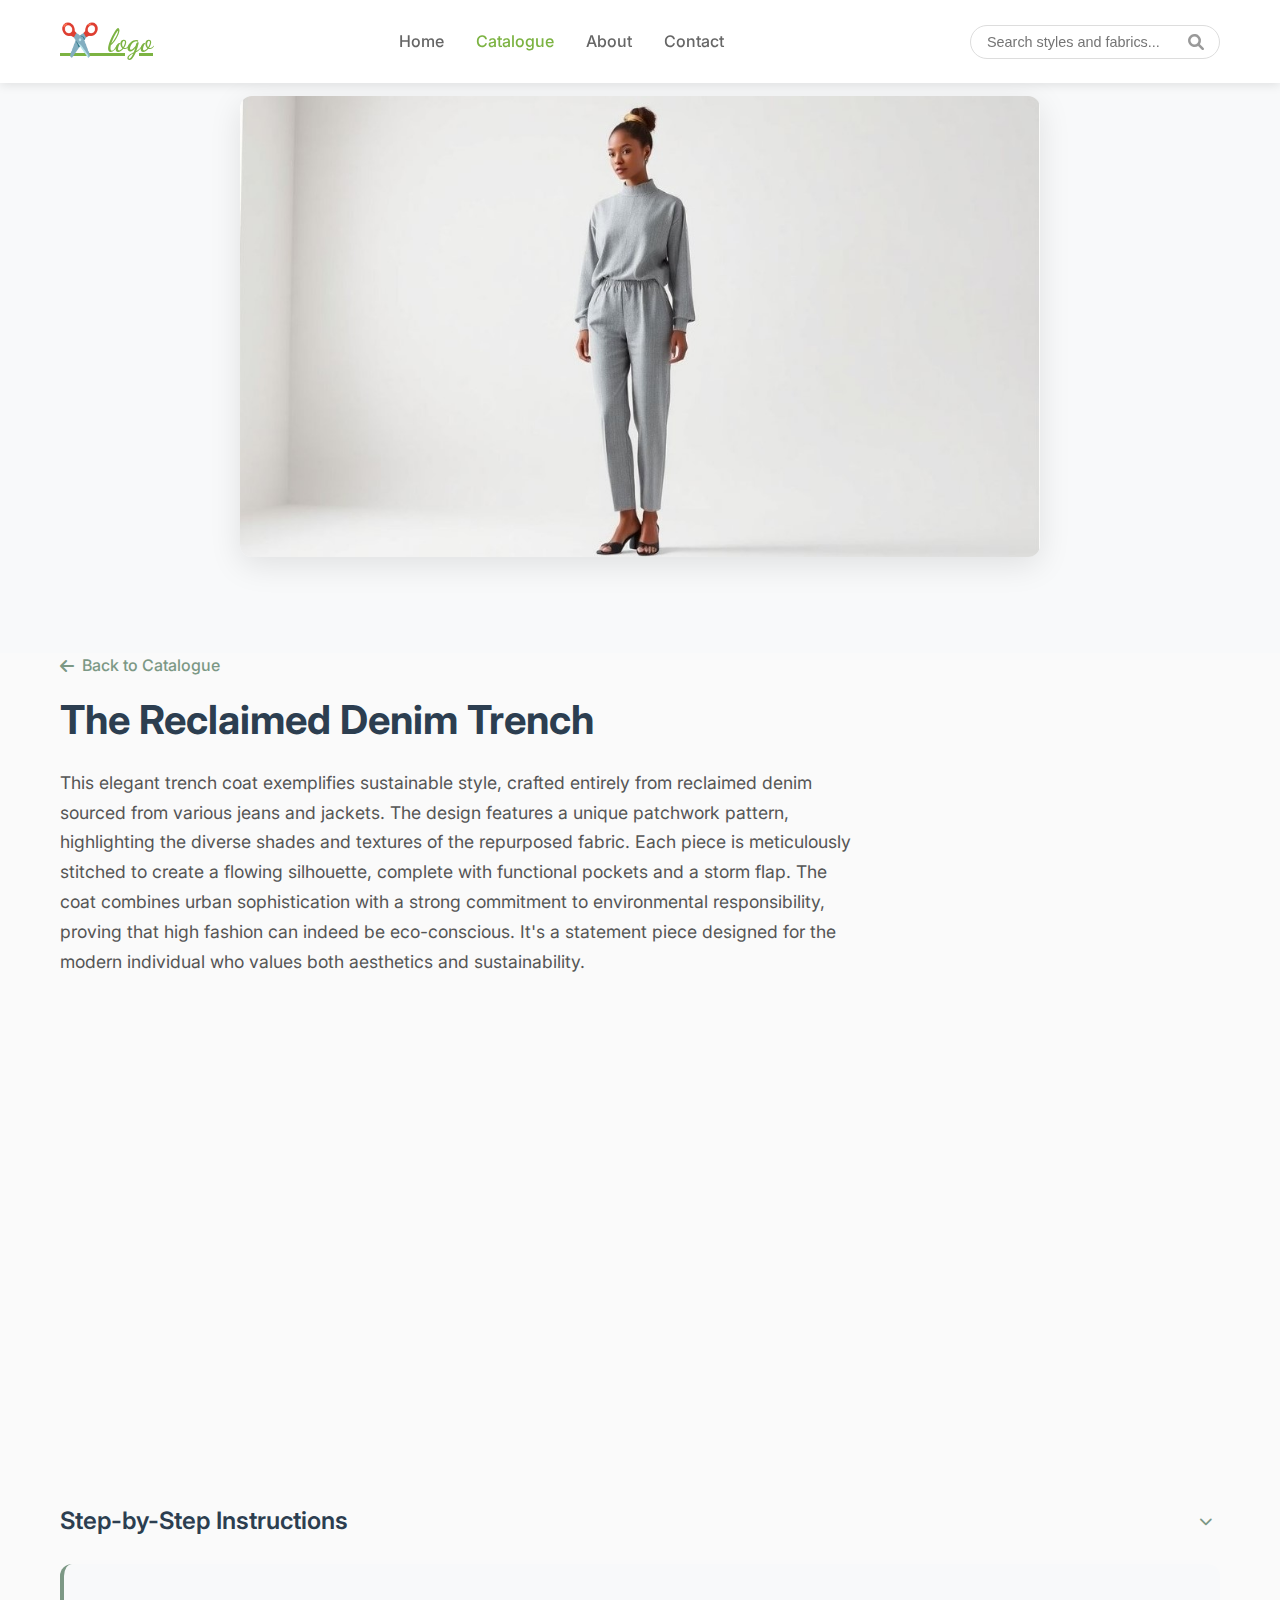
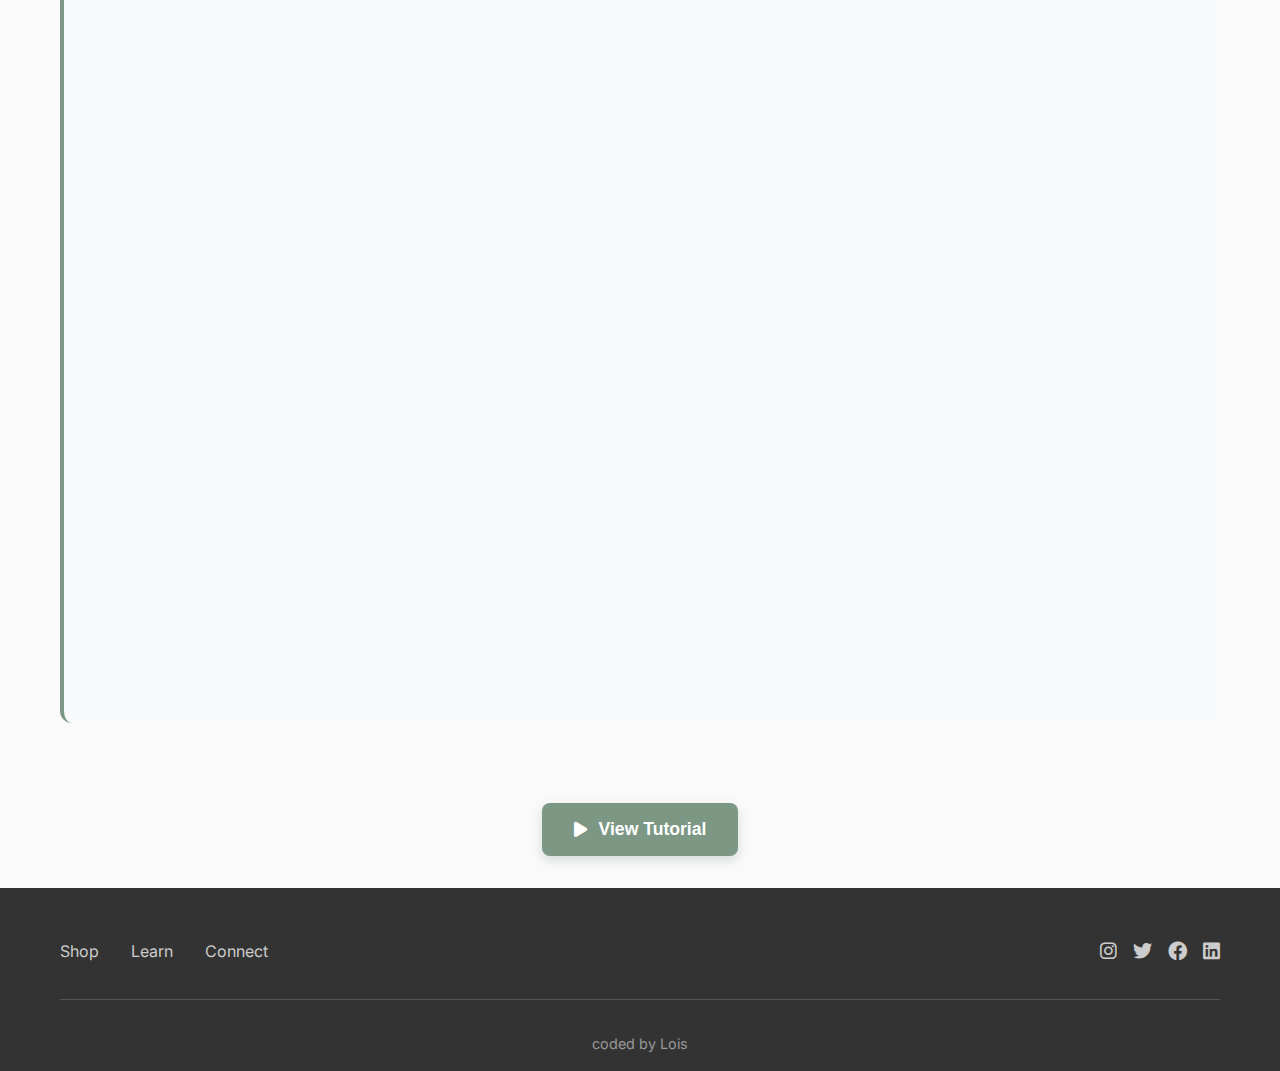
<file: pages/style-details.html>
<!DOCTYPE html>
<html lang="en">

<head>
    <meta charset="UTF-8">
    <meta name="viewport" content="width=device-width, initial-scale=1.0">
    <title> Details - EcoStitch | Sustainable Fashion Inspiration</title>
    <link rel="stylesheet" href="/css/styles.css">
    <link rel="stylesheet" href="/css/style-details.css">
    <link href="https://fonts.googleapis.com/css2?family=Inter:wght@300;400;500;600;700&display=swap" rel="stylesheet">
    <link href="https://fonts.googleapis.com/css2?family=Dancing+Script&family=Pacifico&display=swap" rel="stylesheet">
    <link rel="stylesheet" href="https://cdnjs.cloudflare.com/ajax/libs/font-awesome/6.0.0/css/all.min.css">
</head>

<body>
    <!-----Header Navigation-------------->
    <header class="header">
        <nav class="navbar">
            <div class="nav-container">
                <!------Logo ----->
                <div class="nav-logo">
                    <a href="index.html" class="logo-text">✂️ logo</a>
                </div>

                <!-- Desktop Navigation Menu -->
                <ul class="nav-menu">
                    <li class="nav-item">
                        <a href="../index.html" class="nav-link">Home</a>
                    </li>
                    <li class="nav-item">
                        <a href="catalogue.html" class="nav-link active">Catalogue</a>
                    </li>
                    <li class="nav-item">
                        <a href="about.html" class="nav-link">About</a>
                    </li>
                    <li class="nav-item">
                        <a href="contact.html" class="nav-link">Contact</a>
                    </li>
                </ul>

                <!---------Search Bar--------->
                <div class="search-container">
                    <input type="text" class="search-input" placeholder="Search styles and fabrics...">
                    <i class="fas fa-search search-icon"></i>
                </div>

                <!------------Mobile Hamburger Menu--------->
                <div class="hamburger">
                    <span class="bar"></span>
                    <span class="bar"></span>
                    <span class="bar"></span>
                </div>
            </div>
        </nav>
    </header>

    <!---------Main Content-------->
    <main>
        <!--------Style Hero Section----------->
        <section class="style-hero">
            <div class="container">
                <div class="hero-image-container">
                    <img src="/assets/images/Style-Details.jpg" alt="The Reclaimed Denim Trench" class="hero-image"
                        id="heroImage">
                    <div class="image-zoom-overlay" id="imageZoomOverlay">
                        <img src="/assets/images/Style-Details.jpg" alt="The Reclaimed Denim Trench"
                            class="zoomed-image" id="zoomedImage">
                        <button class="close-zoom" id="closeZoom">&times;</button>
                    </div>
                </div>
            </div>
        </section>

        <!---------Style Details Section-------------->
        <section class="style-details">
            <div class="container">
                <div class="breadcrumb">
                    <a href="catalogue.html" class="breadcrumb-link">
                        <i class="fas fa-arrow-left"></i> Back to Catalogue
                    </a>
                </div>

                <h1 class="style-title">The Reclaimed Denim Trench</h1>

                <div class="style-description">
                    <p>This elegant trench coat exemplifies sustainable style, crafted entirely from reclaimed denim
                        sourced from various jeans and jackets. The design features a unique patchwork pattern,
                        highlighting the diverse shades and textures of the repurposed fabric. Each piece is
                        meticulously stitched to create a flowing silhouette, complete with functional pockets and a
                        storm flap. The coat combines urban sophistication with a strong commitment to environmental
                        responsibility, proving that high fashion can indeed be eco-conscious. It's a statement piece
                        designed for the modern individual who values both aesthetics and sustainability.</p>
                </div>

                <!----------Materials and Tools Section------------->
                <div class="materials-tools-grid">
                    <div class="materials-section">
                        <h2 class="section-title">
                            Materials Needed
                            <button class="expand-btn" data-target="materials-list">
                                <i class="fas fa-chevron-down"></i>
                            </button>
                        </h2>
                        <ul class="materials-list" id="materials-list">
                            <li>Upcycled denim fabric (various shades)</li>
                            <li>Recycled cotton lining</li>
                            <li>Sustainable thread</li>
                            <li>Bio-degradable buttons</li>
                            <li>Eco-friendly fabric dye (optional, for custom shades)</li>
                        </ul>
                    </div>

                    <div class="tools-section">
                        <h2 class="section-title">
                            Tools Required
                            <button class="expand-btn" data-target="tools-list">
                                <i class="fas fa-chevron-down"></i>
                            </button>
                        </h2>
                        <ul class="tools-list" id="tools-list">
                            <li>Sewing machine</li>
                            <li>Fabric scissors</li>
                            <li>Measuring tape</li>
                            <li>Pins</li>
                            <li>Iron and ironing board</li>
                            <li>Seam ripper</li>
                        </ul>
                    </div>
                </div>

                <!-------------Instructions Section------------>
                <div class="instructions-section">
                    <h2 class="section-title">
                        Step-by-Step Instructions
                        <button class="expand-btn" data-target="instructions-content">
                            <i class="fas fa-chevron-down"></i>
                        </button>
                    </h2>
                    <div class="instructions-content" id="instructions-content">
                        <div class="instruction-step">
                            <h3>Step 1: Prepare Your Materials</h3>
                            <p>Sort and wash all denim pieces. Cut them into manageable sections, keeping similar shades
                                together for design planning.</p>
                        </div>
                        <div class="instruction-step">
                            <h3>Step 2: Create Your Pattern</h3>
                            <p>Design your trench coat pattern on paper first. Plan the patchwork layout to ensure a
                                balanced distribution of colors and textures.</p>
                        </div>
                        <div class="instruction-step">
                            <h3>Step 3: Cut and Arrange</h3>
                            <p>Cut your denim pieces according to the pattern. Arrange them on a flat surface to
                                visualize the final design before sewing.</p>
                        </div>
                        <div class="instruction-step">
                            <h3>Step 4: Sew the Patchwork</h3>
                            <p>Begin sewing the patchwork sections together, using strong, sustainable thread. Press
                                seams open for a professional finish.</p>
                        </div>
                        <div class="instruction-step">
                            <h3>Step 5: Assemble the Coat</h3>
                            <p>Sew the main body pieces together, add the lining, and attach sleeves. Install buttons
                                and create buttonholes.</p>
                        </div>
                        <div class="instruction-step">
                            <h3>Step 6: Final Details</h3>
                            <p>Add finishing touches like the storm flap, belt loops, and any decorative elements. Press
                                the entire garment for a polished look.</p>
                        </div>
                    </div>
                </div>

                <!-------------Action Button------------->
                <div class="action-section">
                    <button class="tutorial-btn">
                        <i class="fas fa-play"></i>
                        View Tutorial
                    </button>
                </div>
            </div>
        </section>
    </main>
    <!----------------------Footer---------------->
    <footer class="footer" id="contact">
        <div class="container">
            <div class="footer-content">
                <div class="footer-links">
                    <a href="#shop" class="footer-link">Shop</a>
                    <a href="#learn" class="footer-link">Learn</a>
                    <a href="#connect" class="footer-link">Connect</a>
                </div>
                <div class="social-links">
                    <a href="#" class="social-link" aria-label="Instagram">
                        <i class="fab fa-instagram"></i>
                    </a>
                    <a href="#" class="social-link" aria-label="Twitter">
                        <i class="fab fa-twitter"></i>
                    </a>
                    <a href="#" class="social-link" aria-label="Facebook">
                        <i class="fab fa-facebook"></i>
                    </a>
                    <a href="#" class="social-link" aria-label="LinkedIn">
                        <i class="fab fa-linkedin"></i>
                    </a>
                </div>
            </div>
            <div class="footer-bottom">
                <p class="footer-credit">coded by Lois</p>
            </div>
        </div>
    </footer>

    <script src="/js/"></script>
    <script src="/js/style-details.js"></script>
</body>

</html>
</file>
<file: css/about.css>
/* About Page Specific Styles */

/* Mission Hero Section */
.mission-hero {
  padding: 80px 0;
  background-color: #f8f9fa;
  margin-top: 80px;
}

.mission-container {
  max-width: 1200px;
  margin: 0 auto;
  padding: 0 20px;
  display: flex;
  align-items: center;
  gap: 60px;
}

.mission-content {
  flex: 1;
}

.hero-title {
  font-size: 3.5rem;
  font-weight: 700;
  color: #7c9885;
  margin-bottom: 30px;
  line-height: 1.1;
  letter-spacing: -0.02em;
}

.mission-text {
  font-size: 1.1rem;
  line-height: 1.7;
  color: #4a5568;
  margin: 0;
  font-weight: 400;
}

.mission-image {
  flex: 1;
  max-width: 500px;
}

.mission-image img {
  width: 100%;
  height: auto;
  border-radius: 12px;
  box-shadow: 0 10px 30px rgba(0, 0, 0, 0.1);
}

/* Commitment Section */
.commitment-section {
  padding: 100px 0;
  background-color: #ffffff;
}

.commitment-grid {
  display: grid;
  grid-template-columns: repeat(auto-fit, minmax(300px, 1fr));
  gap: 40px;
  margin-top: 60px;
}

.commitment-card {
  text-align: center;
  padding: 40px 20px;
  border-radius: 12px;
  transition: transform 0.3s ease, box-shadow 0.3s ease;
}

.commitment-card:hover {
  transform: translateY(-5px);
  box-shadow: 0 15px 40px rgba(0, 0, 0, 0.1);
}

.commitment-icon {
  width: 80px;
  height: 80px;
  margin: 0 auto 30px;
  background-color: #e8f5e8;
  border-radius: 50%;
  display: flex;
  align-items: center;
  justify-content: center;
  transition: background-color 0.3s ease;
}

.commitment-icon i {
  font-size: 2rem;
  color: #7c9885;
}

.commitment-card:hover .commitment-icon {
  background-color: #7c9885;
}

.commitment-card:hover .commitment-icon i {
  color: white;
}

.commitment-title {
  font-size: 1.5rem;
  font-weight: 600;
  color: #2d3748;
  margin-bottom: 20px;
  line-height: 1.3;
}

.commitment-description {
  font-size: 1rem;
  line-height: 1.6;
  color: #4a5568;
  margin: 0;
}

/* Beyond Landfill Section */
.beyond-landfill {
  padding: 100px 0;
  background-color: #f8f9fa;
}

.beyond-container {
  max-width: 1200px;
  margin: 0 auto;
  padding: 0 20px;
  display: flex;
  align-items: center;
  gap: 80px;
}

.beyond-image {
  flex: 0 0 350px;
}

.beyond-image img {
  width: 100%;
  height: auto;
  border-radius: 12px;
  box-shadow: 0 10px 30px rgba(0, 0, 0, 0.1);
}

.beyond-content {
  flex: 1;
}

.beyond-title {
  font-size: 2.5rem;
  font-weight: 700;
  color: #2d3748;
  margin-bottom: 30px;
  line-height: 1.2;
}

.beyond-text {
  font-size: 1.1rem;
  line-height: 1.7;
  color: #4a5568;
  margin: 0;
}

/* CTA Section */
.cta-section {
  padding: 60px 0;
  background-color: #ffffff;
  text-align: center;
}

.cta-button {
  display: inline-block;
  background-color: #7c9885;
  color: white;
  padding: 16px 32px;
  border-radius: 8px;
  text-decoration: none;
  font-weight: 600;
  font-size: 1.1rem;
  transition: all 0.3s ease;
  border: 2px solid #7c9885;
}

.cta-button:hover {
  background-color: #6a8470;
  border-color: #6a8470;
  transform: translateY(-2px);
  box-shadow: 0 8px 25px rgba(124, 152, 133, 0.3);
}

/* Responsive Design */
@media (max-width: 768px) {
  .mission-container {
    flex-direction: column;
    gap: 40px;
    text-align: center;
  }

  /* Added responsive styling for hero title */
  .hero-title {
    font-size: 2.5rem;
  }

  .mission-text {
    font-size: 1rem;
  }

  .commitment-grid {
    grid-template-columns: 1fr;
    gap: 30px;
    margin-top: 40px;
  }

  .commitment-card {
    padding: 30px 15px;
  }

  .beyond-container {
    flex-direction: column;
    gap: 40px;
    text-align: center;
  }

  .beyond-image {
    flex: none;
    max-width: 300px;
    margin: 0 auto;
  }

  .beyond-title {
    font-size: 2rem;
  }

  .beyond-text {
    font-size: 1rem;
  }
}

@media (max-width: 480px) {
  .mission-hero,
  .commitment-section,
  .beyond-landfill {
    padding: 60px 0;
  }

  .mission-container,
  .beyond-container {
    padding: 0 15px;
  }

  /* Added mobile responsive styling for hero title */
  .hero-title {
    font-size: 2rem;
    margin-bottom: 20px;
  }

  .commitment-icon {
    width: 60px;
    height: 60px;
  }

  .commitment-icon i {
    font-size: 1.5rem;
  }

  .commitment-title {
    font-size: 1.3rem;
  }

  .beyond-title {
    font-size: 1.8rem;
  }
}
</file>
<file: css/catalogue-styles.css>
/* Catalogue Page Specific Styles

/* Catalogue Hero Section */
.catalogue-hero {
  margin-top: 80px;
  padding: 4rem 0;
  background-color: #fff;
  text-align: center;
}

.catalogue-title {
  font-size: 2.5rem;
  font-weight: 700;
  color: #333;
  margin-bottom: 1rem;
}

.catalogue-description {
  font-size: 1.1rem;
  color: #666;
  max-width: 800px;
  margin: 0 auto;
  line-height: 1.6;
}

/* Filter Section */
.filters {
  padding: 2rem 0;
  background-color: #fafafa;
  border-bottom: 1px solid #eee;
}

.filter-controls {
  display: flex;
  justify-content: space-between;
  align-items: center;
  flex-wrap: wrap;
  gap: 1rem;
}

.filter-left {
  display: flex;
  gap: 1rem;
  align-items: center;
}

.filter-group {
  display: flex;
  flex-direction: column;
  gap: 0.5rem;
}

.filter-label {
  font-size: 0.9rem;
  font-weight: 500;
  color: #333;
}

.filter-select {
  padding: 0.5rem 1rem;
  border: 1px solid #ddd;
  border-radius: 6px;
  background-color: white;
  font-size: 0.9rem;
  color: #333;
  cursor: pointer;
  outline: none;
  transition: border-color 0.3s ease;
}

.filter-select:focus {
  border-color: #7cb342;
}

.clear-filters-btn {
  background-color: transparent;
  color: #7cb342;
  padding: 0.5rem 1rem;
  border: 1px solid #7cb342;
  border-radius: 6px;
  font-size: 0.9rem;
  font-weight: 500;
  cursor: pointer;
  transition: all 0.3s ease;
}

.clear-filters-btn:hover {
  background-color: #7cb342;
  color: white;
}

/* Products Section */
.products {
  padding: 3rem 0;
  background-color: #fff;
}

.products-grid {
  display: grid;
  grid-template-columns: repeat(3, 1fr);
  gap: 2rem;
}

.product-card {
  background-color: white;
  border-radius: 12px;
  overflow: hidden;
  box-shadow: 0 4px 15px rgba(0, 0, 0, 0.1);
  transition: transform 0.3s ease, box-shadow 0.3s ease;
  cursor: pointer;
}

.product-card:hover {
  transform: translateY(-5px);
  box-shadow: 0 8px 25px rgba(0, 0, 0, 0.15);
}

.product-image {
  width: 100%;
  height: 250px;
  overflow: hidden;
}

.product-image img {
  width: 100%;
  height: 100%;
  object-fit: cover;
  transition: transform 0.3s ease;
}

.product-card:hover .product-image img {
  transform: scale(1.05);
}

.product-content {
  padding: 1.5rem;
}

.product-title {
  font-size: 1.3rem;
  font-weight: 600;
  color: #333;
  margin-bottom: 0.5rem;
}

.product-description {
  font-size: 0.9rem;
  color: #666;
  line-height: 1.5;
  margin-bottom: 1rem;
}

.product-category {
  display: inline-block;
  padding: 0.3rem 0.8rem;
  border-radius: 20px;
  font-size: 0.8rem;
  font-weight: 500;
  text-transform: uppercase;
  letter-spacing: 0.5px;
}

/* Category color coding */
.product-category.ankara-prints {
  background-color: #ff6b35;
  color: white;
}

.product-category.leather {
  background-color: #8b4513;
  color: white;
}

.product-category.cotton-offcuts {
  background-color: #7cb342;
  color: white;
}

.product-category.denim-scraps {
  background-color: #4a90e2;
  color: white;
}

.product-category.mixed-scraps {
  background-color: #9b59b6;
  color: white;
}

/* Tablet Styles */
@media screen and (max-width: 1024px) {
  .products-grid {
    grid-template-columns: repeat(2, 1fr);
  }

  .catalogue-title {
    font-size: 2rem;
  }
}

/* Mobile Styles */
@media screen and (max-width: 768px) {
  .catalogue-title {
    font-size: 1.8rem;
  }

  .catalogue-description {
    font-size: 1rem;
  }

  .filter-controls {
    flex-direction: column;
    align-items: stretch;
  }

  .filter-left {
    flex-direction: column;
    gap: 1rem;
  }

  .products-grid {
    grid-template-columns: 1fr;
    gap: 1.5rem;
  }

  .product-card {
    max-width: 400px;
    margin: 0 auto;
  }
}

@media screen and (max-width: 480px) {
  .catalogue-hero {
    padding: 2rem 0;
  }

  .catalogue-title {
    font-size: 1.6rem;
  }

  .filters {
    padding: 1.5rem 0;
  }

  .products {
    padding: 2rem 0;
  }
} */
</file>
<file: css/contact.css>
/* Contact Page Specific Styles */

/* Contact Hero Section */
.contact-hero {
  min-height: 100vh;
  padding: 160px 80px;
  margin-top: 1rem;
  display: flex;
  align-items: center;
  justify-content: center;
  position: relative;
  background-color: #f8f9fa;
}

.contact-hero::before {
  content: "";
  position: absolute;
  top: 80px;
  left: 120px;
  right: 120px;
  bottom: 100px;
  background-image: url("/assets/images/contact-bg.jpg");
  background-size: cover;
  background-position: center;
  background-repeat: no-repeat;
  border-radius: 12px;
  z-index: 1;
}

.contact-hero::after {
  content: "";
  position: absolute;
  top: 40px;
  left: 40px;
  right: 40px;
  bottom: 40px;
  background: rgba(251, 249, 249, 0.6); /* shorthand for color + opacity */
  pointer-events: none;
  backdrop-filter: blur(1px);
  border-radius: 12px;
  z-index: 1;
}

.contact-container {
  max-width: 600px;
  width: 100%;
  position: relative;
  z-index: 2;
}

.contact-content {
  text-align: center;
}

.contact-title {
  font-size: 2.5rem;
  font-weight: 700;
  color: #2d3748;
  margin-bottom: 1rem;
  line-height: 1.2;
}

.contact-subtitle {
  font-size: 1.1rem;
  color: #4a5568;
  margin-bottom: 2.5rem;
  line-height: 1.6;
}

/* Contact Form */
.contact-form {
  background: white;
  padding: 2.5rem;
  border-radius: 12px;
  box-shadow: 0 20px 25px -5px rgba(0, 0, 0, 0.1), 0 10px 10px -5px rgba(0, 0, 0, 0.04);
  text-align: left;
  margin-bottom: 2rem;
}

.form-group {
  margin-bottom: 1.5rem;
}

.form-label {
  display: block;
  font-size: 0.9rem;
  font-weight: 500;
  color: #2d3748;
  margin-bottom: 0.5rem;
}

.form-input,
.form-select,
.form-textarea {
  width: 100%;
  padding: 0.75rem 1rem;
  border: 1px solid #e2e8f0;
  border-radius: 6px;
  font-size: 1rem;
  color: #2d3748;
  background-color: #ffffff;
  transition: border-color 0.2s ease, box-shadow 0.2s ease;
}

.form-input:focus,
.form-select:focus,
.form-textarea:focus {
  outline: none;
  border-color: #81c784;
  box-shadow: 0 0 0 3px rgba(129, 199, 132, 0.1);
}

.form-input::placeholder,
.form-textarea::placeholder {
  color: #a0aec0;
}

.form-select {
  cursor: pointer;
  background-image: url("data:image/svg+xml,%3csvg xmlns='http://www.w3.org/2000/svg' fill='none' viewBox='0 0 20 20'%3e%3cpath stroke='%236b7280' stroke-linecap='round' stroke-linejoin='round' stroke-width='1.5' d='m6 8 4 4 4-4'/%3e%3c/svg%3e");
  background-position: right 0.5rem center;
  background-repeat: no-repeat;
  background-size: 1.5em 1.5em;
  padding-right: 2.5rem;
  appearance: none;
}

.form-textarea {
  resize: vertical;
  min-height: 120px;
}

.form-file {
  width: 100%;
  padding: 0.75rem 1rem;
  border: 2px dashed #e2e8f0;
  border-radius: 6px;
  font-size: 0.9rem;
  color: #4a5568;
  background-color: #f7fafc;
  cursor: pointer;
  transition: border-color 0.2s ease, background-color 0.2s ease;
}

.form-file:hover {
  border-color: #81c784;
  background-color: #f0f9f0;
}

.form-file:focus {
  outline: none;
  border-color: #81c784;
  box-shadow: 0 0 0 3px rgba(129, 199, 132, 0.1);
}

.submit-button {
  width: 100%;
  background-color: #81c784;
  color: white;
  padding: 1rem 2rem;
  border: none;
  border-radius: 6px;
  font-size: 1rem;
  font-weight: 600;
  cursor: pointer;
  transition: background-color 0.2s ease, transform 0.1s ease;
  margin-top: 1rem;
}

.submit-button:hover {
  background-color: #66bb6a;
  transform: translateY(-1px);
}

.submit-button:active {
  transform: translateY(0);
}

.submit-button:disabled {
  background-color: #a0aec0;
  cursor: not-allowed;
  transform: none;
}

/* Responsive Design */
@media (max-width: 768px) {
  .contact-hero {
    padding: 100px 25px 40px;
  }

  .contact-hero::before,
  .contact-hero::after {
    top: 25px;
    left: 25px;
    right: 25px;
    bottom: 25px;
  }

  .contact-title {
    font-size: 2rem;
  }

  .contact-subtitle {
    font-size: 1rem;
    margin-bottom: 2rem;
  }

  .contact-form {
    padding: 2rem 1.5rem;
  }
}

@media (max-width: 480px) {
  .contact-hero {
    padding: 90px 15px 30px;
  }

  .contact-hero::before,
  .contact-hero::after {
    top: 15px;
    left: 15px;
    right: 15px;
    bottom: 15px;
  }

  .contact-title {
    font-size: 1.75rem;
  }

  .contact-form {
    padding: 1.5rem 1rem;
  }

  .form-input,
  .form-select,
  .form-textarea {
    padding: 0.625rem 0.875rem;
    font-size: 0.9rem;
  }
}
</file>
<file: css/style-details.css>
/* Style Details Page Specific Styles */

/* Hero Section */
.style-hero {
  padding: 6rem 0;
  background-color: #f8f9fa;
}

.hero-image-container {
  position: relative;
  max-width: 800px;
  margin: 0 auto;
  border-radius: 12px;
  overflow: hidden;
  box-shadow: 0 8px 32px rgba(0, 0, 0, 0.1);
}

.hero-image {
  width: 100%;
  height: auto;
  display: block;
  cursor: zoom-in;
  transition: transform 0.3s ease;
}

.hero-image:hover {
  transform: scale(1.02);
}

/* Image Zoom Overlay */
.image-zoom-overlay {
  position: fixed;
  top: 0;
  left: 0;
  width: 100%;
  height: 100%;
  background-color: rgba(0, 0, 0, 0.9);
  display: none;
  justify-content: center;
  align-items: center;
  z-index: 1000;
  cursor: zoom-out;
}

.image-zoom-overlay.active {
  display: flex;
}

.zoomed-image {
  max-width: 90%;
  max-height: 90%;
  object-fit: contain;
  border-radius: 8px;
}

.close-zoom {
  position: absolute;
  top: 2rem;
  right: 2rem;
  background: none;
  border: none;
  color: white;
  font-size: 2rem;
  cursor: pointer;
  padding: 0.5rem;
  border-radius: 50%;
  background-color: rgba(255, 255, 255, 0.2);
  transition: background-color 0.3s ease;
}

.close-zoom:hover {
  background-color: rgba(255, 255, 255, 0.3);
}

/* Style Details Section */
.style-details {
margin: 0 auto;
}

.breadcrumb {
  margin-bottom: 1rem;
}

.breadcrumb-link {
  color: #7c9885;
  text-decoration: none;
  font-weight: 500;
  display: inline-flex;
  align-items: center;
  gap: 0.5rem;
  transition: color 0.3s ease;
}

.breadcrumb-link:hover {
  color: #5a7c65;
}

.style-title {
  font-size: 2.5rem;
  font-weight: 700;
  color: #2c3e50;
  margin-bottom: 1.5rem;
  line-height: 1.2;
}

.style-description {
  margin-bottom: 3rem;
}

.style-description p {
  font-size: 1.1rem;
  line-height: 1.7;
  color: #555;
  max-width: 800px;
}

/* Materials and Tools Grid */
.materials-tools-grid {
  display: grid;
  grid-template-columns: 1fr 1fr;
  gap: 3rem;
  margin-bottom: 3rem;
}

.materials-section,
.tools-section {
  background-color: #f8f9fa;
  padding: 2rem;
  border-radius: 12px;
  border-left: 4px solid #7c9885;
}

.section-title {
  font-size: 1.5rem;
  font-weight: 600;
  color: #2c3e50;
  margin-bottom: 1.5rem;
  display: flex;
  justify-content: space-between;
  align-items: center;
}

.expand-btn {
  background: none;
  border: none;
  color: #7c9885;
  cursor: pointer;
  padding: 0.5rem;
  border-radius: 50%;
  transition: all 0.3s ease;
}

.expand-btn:hover {
  background-color: rgba(124, 152, 133, 0.1);
}

.expand-btn.expanded {
  transform: rotate(180deg);
}

.materials-list,
.tools-list {
  list-style: none;
  padding: 0;
  margin: 0;
  transition: all 0.3s ease;
}

.materials-list.collapsed,
.tools-list.collapsed {
  max-height: 0;
  overflow: hidden;
  opacity: 0;
}

.materials-list li,
.tools-list li {
  padding: 0.75rem 0;
  border-bottom: 1px solid #e9ecef;
  color: #555;
  position: relative;
  padding-left: 1.5rem;
}

.materials-list li:before,
.tools-list li:before {
  content: "•";
  color: #7c9885;
  font-weight: bold;
  position: absolute;
  left: 0;
}

.materials-list li:last-child,
.tools-list li:last-child {
  border-bottom: none;
}

/* Instructions Section */
.instructions-section {
  margin-bottom: 3rem;
}

.instructions-content {
  background-color: #f8f9fa;
  border-radius: 12px;
  padding: 2rem;
  border-left: 4px solid #7c9885;
  transition: all 0.3s ease;
}

.instructions-content.collapsed {
  max-height: 0;
  overflow: hidden;
  opacity: 0;
  padding: 0 2rem;
}

.instruction-step {
  margin-bottom: 2rem;
  padding-bottom: 1.5rem;
  border-bottom: 1px solid #e9ecef;
}

.instruction-step:last-child {
  margin-bottom: 0;
  padding-bottom: 0;
  border-bottom: none;
}

.instruction-step h3 {
  font-size: 1.2rem;
  font-weight: 600;
  color: #2c3e50;
  margin-bottom: 0.75rem;
}

.instruction-step p {
  color: #555;
  line-height: 1.6;
}

/* Action Section */
.action-section {
  text-align: center;
  padding: 2rem 0;
}

.tutorial-btn {
  background-color: #7c9885;
  color: white;
  border: none;
  padding: 1rem 2rem;
  font-size: 1.1rem;
  font-weight: 600;
  border-radius: 8px;
  cursor: pointer;
  display: inline-flex;
  align-items: center;
  gap: 0.75rem;
  transition: all 0.3s ease;
  box-shadow: 0 4px 12px rgba(124, 152, 133, 0.3);
}

.tutorial-btn:hover {
  background-color: #5a7c65;
  transform: translateY(-2px);
  box-shadow: 0 6px 20px rgba(124, 152, 133, 0.4);
}

/* Responsive Design */
@media (max-width: 768px) {
  .style-hero {
    padding: 1rem 0;
  }

  .hero-image-container {
    margin: 0 1rem;
  }

  .style-title {
    font-size: 2rem;
  }

  .materials-tools-grid {
    grid-template-columns: 1fr;
    gap: 2rem;
  }

  .materials-section,
  .tools-section {
    padding: 1.5rem;
  }

  .instructions-content {
    padding: 1.5rem;
  }

  .close-zoom {
    top: 1rem;
    right: 1rem;
    font-size: 1.5rem;
  }
}

@media (max-width: 480px) {
  .style-title {
    font-size: 1.75rem;
  }

  .style-description p {
    font-size: 1rem;
  }

  .materials-section,
  .tools-section {
    padding: 1rem;
  }

  .instructions-content {
    padding: 1rem;
  }

  .tutorial-btn {
    padding: 0.875rem 1.5rem;
    font-size: 1rem;
  }
}
</file>
<file: css/styles.css>
/* Reset and Base Styles */
* {
  margin: 0;
  padding: 0;
  box-sizing: border-box;
}


body {
  font-family: "Inter", sans-serif;
  line-height: 1.6;
  color: #333;
  background-color: #fafafa;
}

.container {
  max-width: 1200px;
  margin: 0 auto;
  padding: 0 20px;
}

/* Header Styles */
.header {
  background-color: #fff;
  box-shadow: 0 2px 10px rgba(0, 0, 0, 0.1);
  position: fixed;
  top: 0;
  width: 100%;
  z-index: 1000;
}

.navbar {
  padding: 1rem 0;
}

.nav-container {
  max-width: 1200px;
  margin: 0 auto;
  padding: 0 20px;
  display: flex;
  justify-content: space-between;
  align-items: center;
}

.nav-logo .logo-text {
  font-size: 2rem;
  font-weight: 600;
  color: #7cb342;
   font-family: 'Dancing Script', cursive;
}

/* Desktop Navigation */
.nav-menu {
  display: flex;
  list-style: none;
  gap: 2rem;
}

.nav-link {
  text-decoration: none;
  color: #666;
  font-weight: 500;
  transition: color 0.3s ease;
}

.nav-link:hover,
.nav-link.active {
  color: #7cb342;
}

/* Search Bar */
.search-container {
  position: relative;
  display: flex;
  align-items: center;
}

.search-input {
  padding: 0.5rem 2.5rem 0.5rem 1rem;
  border: 1px solid #ddd;
  border-radius: 25px;
  width: 250px;
  font-size: 0.9rem;
  outline: none;
  transition: border-color 0.3s ease;
}

.search-input:focus {
  border-color: #7cb342;
}

.search-icon {
  position: absolute;
  right: 1rem;
  color: #999;
}

/* Hamburger Menu (Hidden on Desktop) */
.hamburger {
  display: none;
  flex-direction: column;
  cursor: pointer;
}

.hamburger .bar {
  width: 25px;
  height: 3px;
  background-color: #333;
  margin: 3px 0;
  transition: 0.3s;
}

/* Hero Section */
.hero {
  margin-top: 80px;
  padding: 4rem 0;
  background-color: #fff;
}

.hero-container {
  max-width: 1200px;
  margin: 0 auto;
  padding: 0 20px;
  display: grid;
  grid-template-columns: 1fr 1fr;
  gap: 4rem;
  align-items: center;
}

.hero-title {
  font-size: 3rem;
  font-weight: 700;
  color: #7cb342;
  line-height: 1.2;
  margin-bottom: 1.5rem;
}

.hero-description {
  font-size: 1.1rem;
  color: #666;
  margin-bottom: 2rem;
  line-height: 1.6;
}

.cta-button {
  background-color: #7cb342;
  color: white;
  padding: 1rem 2rem;
  border: none;
  border-radius: 8px;
  font-size: 1rem;
  font-weight: 600;
  cursor: pointer;
  transition: background-color 0.3s ease;
}

.cta-button:hover {
  background-color: #689f38;
}


.hero-image img {
  width: 100%;
  height: auto;
  border-radius: 12px;
  object-fit: cover;
}


/* Categories Section */
.categories {
  padding: 5rem 0;
  background-color: #fafafa;
}

.section-title {
  text-align: center;
  font-size: 2.5rem;
  font-weight: 700;
  color: #333;
  margin-bottom: 3rem;
}

.categories-grid {
  display: grid;
  grid-template-columns: repeat(3, 1fr);
  gap: 2rem;
}

.category-card {
  position: relative;
  border-radius: 12px;
  overflow: hidden;
  cursor: pointer;
  transition: transform 0.3s ease;
}

.category-card:hover {
  transform: translateY(-5px);
}

.category-image {
  width: 100%;
  height: 250px;
  object-fit: cover;
}

.category-overlay {
  position: absolute;
  bottom: 2;
  left: 0;
  right: 0;
  background: linear-gradient(transparent, rgba(0, 0, 0, 0.7));
  padding: 2rem 1.5rem 1.5rem;
}

.category-title {
  color: white;
  font-size: 1.5rem;
  font-weight: 600;
}

/* Commitment Section */
.commitment {
  padding: 5rem 0;
  background-color: #fff;
  text-align: center;
}

.commitment-text {
  max-width: 800px;
  margin: 0 auto 2rem;
  font-size: 1.1rem;
  color: #666;
  line-height: 1.6;
}

/* Bonus Feature section */

.bonus-feature{
  padding: 3rem 0;
  background-color: #fff;
  text-align: center;
}

.demo-title{
text-align: center;
  font-size: 2rem;
  font-weight: 600;
  color: #333;
  margin-bottom: 1rem;
}

.bonus-text {
  max-width: 800px;
  margin: 0 auto 2rem;
  font-size: 1.1rem;
  color: #666;
}
.bonus-feature .btn {
  display: inline-block;
  background-color: #7cb342;    /* matches cta-button */
  color: white;
  padding: 1rem 2rem;           /* same as cta-button */
  font-size: 1rem;
  font-weight: 600;
  border-radius: 8px;
  text-decoration: none;
  cursor: pointer;
  transition: background 0.3s, transform 0.2s, box-shadow 0.2s;
}

.bonus-feature .btn:hover {
  background-color: #689f38;
  transform: translateY(-2px);
  box-shadow: 0 6px 15px rgba(0, 0, 0, 0.15);
}


.secondary-button {
  background-color: transparent;
  color: #7cb342;
  padding: 1rem 2rem;
  border: 2px solid #7cb342;
  border-radius: 8px;
  font-size: 1rem;
  font-weight: 600;
  cursor: pointer;
  transition: all 0.3s ease;
}

.secondary-button:hover {
  background-color: #7cb342;
  color: white;
}

/* Footer */
.footer {
  background-color: #333;
  color: white;
  padding: 3rem 0 1rem;
}

.footer-content {
  display: flex;
  justify-content: space-between;
  align-items: center;
  margin-bottom: 2rem;
}

.footer-links {
  display: flex;
  gap: 2rem;
}

.footer-link {
  color: #ccc;
  text-decoration: none;
  transition: color 0.3s ease;
}

.footer-link:hover {
  color: #7cb342;
}

.social-links {
  display: flex;
  gap: 1rem;
}

.social-link {
  color: #ccc;
  font-size: 1.2rem;
  transition: color 0.3s ease;
}

.social-link:hover {
  color: #7cb342;
}

.footer-bottom {
  text-align: center;
  padding-top: 2rem;
  border-top: 1px solid #555;
}

.footer-credit {
  color: #999;
  font-size: 0.9rem;
}

/* Tablet Styles */
@media screen and (max-width: 1024px) {
  .hero-container {
    gap: 2rem;
  }

  .hero-title {
    font-size: 2.5rem;
  }

  .categories-grid {
    grid-template-columns: repeat(2, 1fr);
  }

  .search-input {
    width: 200px;
  }
}

/* Mobile Styles */
@media screen and (max-width: 768px) {
  /* Mobile Navigation */
  .nav-menu {
    position: fixed;
    left: -100%;
    top: 70px;
    flex-direction: column;
    background-color: white;
    width: 100%;
    text-align: center;
    transition: 0.3s;
    box-shadow: 0 10px 27px rgba(0, 0, 0, 0.05);
    padding: 2rem 0;
  }

  .nav-menu.active {
    left: 0;
  }

  .nav-item {
    margin: 1rem 0;
  }

  .hamburger {
    display: flex;
  }

  .hamburger.active .bar:nth-child(2) {
    opacity: 0;
  }

  .hamburger.active .bar:nth-child(1) {
    transform: translateY(8px) rotate(45deg);
  }

  .hamburger.active .bar:nth-child(3) {
    transform: translateY(-8px) rotate(-45deg);
  }

  /* Hide search on mobile */
  .search-container {
    display: none;
  }

  /* Hero Section Mobile */
  .hero-container {
    grid-template-columns: 1fr;
    gap: 2rem;
    text-align: center;
  }

  .hero-title {
    font-size: 2rem;
  }

  .hero-description {
    font-size: 1rem;
  }

  /* Categories Mobile */
  .categories-grid {
    grid-template-columns: 1fr;
    gap: 1.5rem;
  }

  .section-title {
    font-size: 2rem;
  }
  .demo-title {
    font-size: 1.5rem;
  }

  /* Footer Mobile */
  .footer-content {
    flex-direction: column;
    gap: 2rem;
    text-align: center;
  }

  .footer-links {
    justify-content: center;
  }
}

@media screen and (max-width: 480px) {
  .container {
    padding: 0 15px;
  }

  .nav-container {
    padding: 0 15px;
  }

  .hero {
    padding: 2rem 0;
  }

  .hero-title {
    font-size: 1.8rem;
  }

  .categories {
    padding: 3rem 0;
  }

  .commitment {
    padding: 3rem 0;
  }

  .cta-button,
  .secondary-button {
    padding: 0.8rem 1.5rem;
    font-size: 0.9rem;
  }
}
</file>
